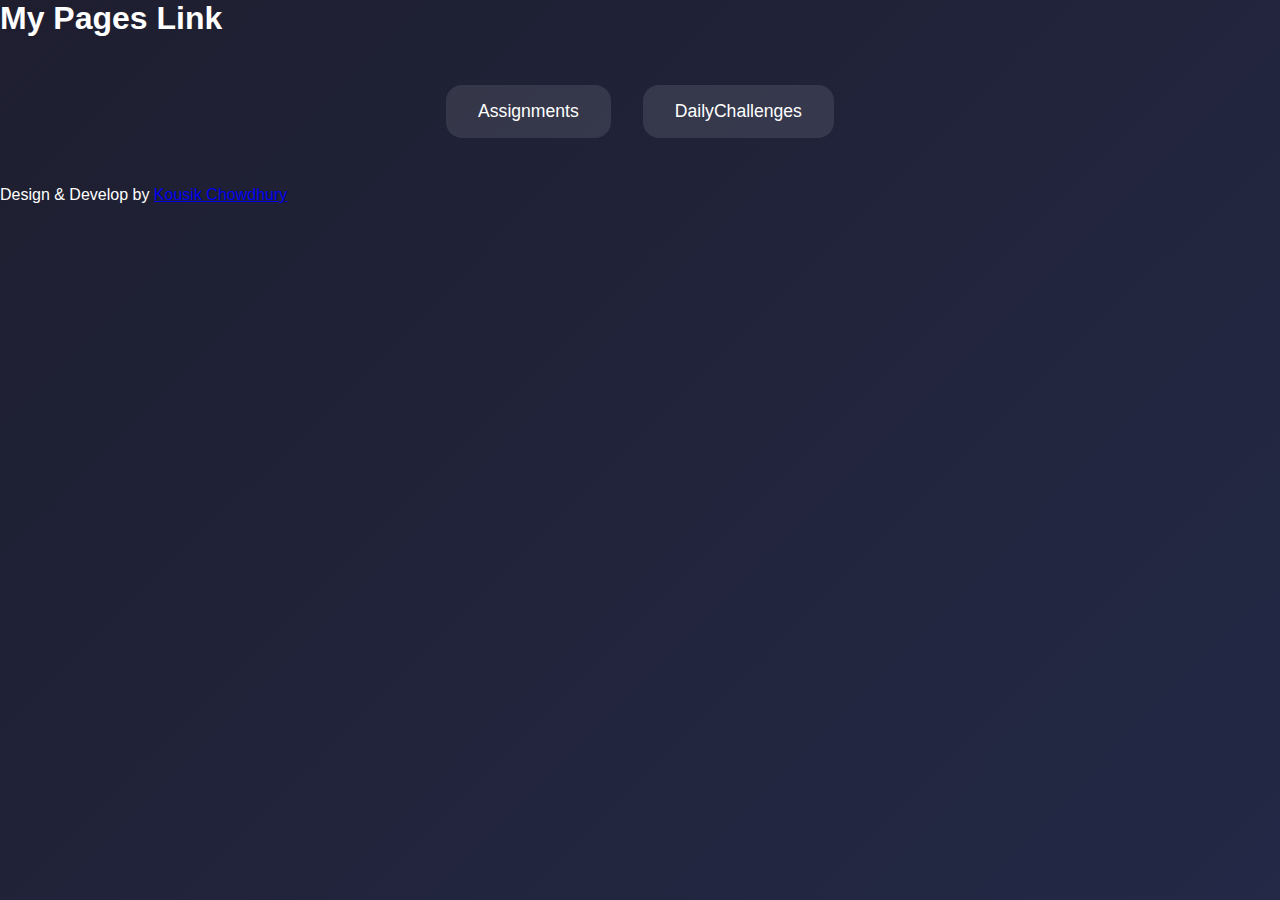
<file: index.html>
<!DOCTYPE html>
<html lang="en">
  <head>
    <meta charset="UTF-8" />
    <meta name="viewport" content="width=device-width, initial-scale=1.0" />
    <title>Kousik-Portfolio</title>
    <link rel="stylesheet" href="./css/style.css" />
  </head>
  <body>
    <main>
      <h1>My Pages Link</h1>
      <div class="links">
        <ul>
          <li><a href="./assignments/" target="_blank">Assignments</a></li>
          <li>
            <a href="./daily-challenges/" target="_blank">DailyChallenges</a>
          </li>
        </ul>
      </div>
    </main>
    <div class="footer">
      <p>
        Design & Develop by
        <a href="https://github.com/koushik-chowdhury" target="_blank"
          >Kousik Chowdhury</a
        >
      </p>
    </div>
  </body>
</html>
</file>
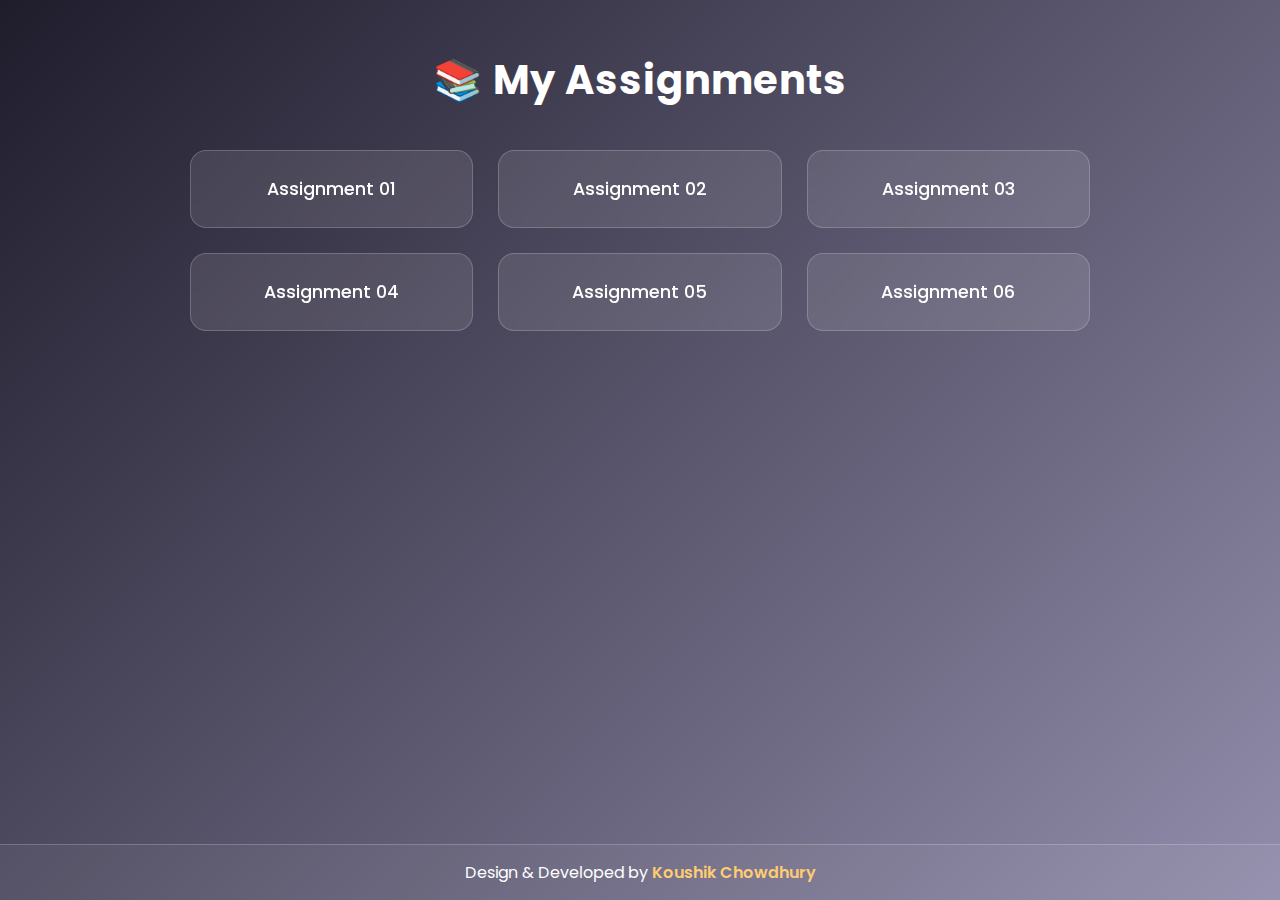
<file: assignments/index.html>
<!DOCTYPE html>
<html lang="en">
  <head>
    <meta charset="UTF-8" />
    <meta name="viewport" content="width=device-width, initial-scale=1.0" />
    <title>My Assignments</title>
    <link
      href="https://fonts.googleapis.com/css2?family=Poppins:wght@400;500;600&display=swap"
      rel="stylesheet"
    />
    <style>
      * {
        margin: 0;
        padding: 0;
        box-sizing: border-box;
        font-family: "Poppins", sans-serif;
      }

      body {
        background: linear-gradient(135deg, #1f1c2c, #928dab);
        color: #fff;
        min-height: 100vh;
        display: flex;
        flex-direction: column;
        justify-content: space-between;
      }

      main {
        text-align: center;
        padding: 50px 20px;
      }

      h1 {
        font-size: 2.5rem;
        margin-bottom: 40px;
        letter-spacing: 1px;
      }

      .links {
        display: grid;
        grid-template-columns: repeat(auto-fit, minmax(220px, 1fr));
        gap: 25px;
        max-width: 900px;
        margin: 0 auto;
      }

      .links a {
        display: block;
        text-decoration: none;
        background: rgba(255, 255, 255, 0.1);
        border: 1px solid rgba(255, 255, 255, 0.2);
        border-radius: 16px;
        padding: 25px;
        color: #fff;
        font-size: 1.1rem;
        font-weight: 500;
        transition: all 0.3s ease;
        backdrop-filter: blur(10px);
      }

      .links a:hover {
        background: rgba(255, 255, 255, 0.25);
        transform: translateY(-5px);
        box-shadow: 0 8px 20px rgba(0, 0, 0, 0.2);
      }

      .footer {
        text-align: center;
        padding: 15px 10px;
        background: rgba(255, 255, 255, 0.05);
        border-top: 1px solid rgba(255, 255, 255, 0.2);
        bottom: 0;
        width: 100%;
        position: absolute;
      }

      .footer a {
        color: #ffcc70;
        text-decoration: none;
        font-weight: 600;
      }

      .footer a:hover {
        text-decoration: underline;
      }

      @media (max-width: 500px) {
        h1 {
          font-size: 2rem;
        }

        .links a {
          font-size: 1rem;
          padding: 20px;
        }
      }
    </style>
  </head>
  <body>
    <main>
      <h1>📚 My Assignments</h1>
      <div class="links">
        <a href="./01/" target="_blank">Assignment 01</a>
        <a href="./02/" target="_blank">Assignment 02</a>
        <a href="./03/" target="_blank">Assignment 03</a>
        <a href="./04/" target="_blank">Assignment 04</a>
        <a href="./05/" target="_blank">Assignment 05</a>
        <a href="./06/" target="_blank">Assignment 06</a>
      </div>
    </main>

    <div class="footer">
      <p>
        Design & Developed by
        <a href="https://github.com/koushik-chowdhury" target="_blank"
          >Koushik Chowdhury</a
        >
      </p>
    </div>
  </body>
</html>
</file>
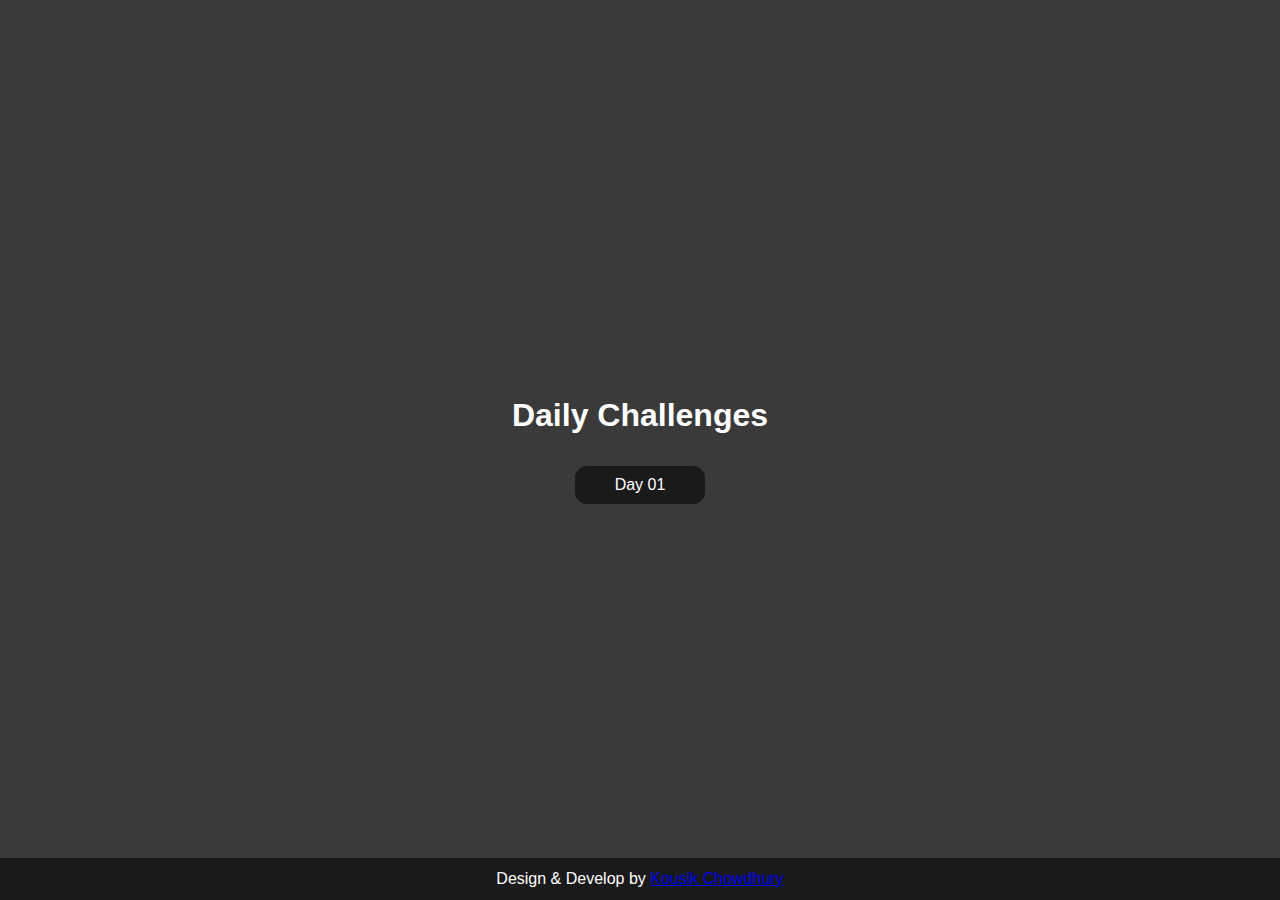
<file: daily-challenges/index.html>
<!DOCTYPE html>
<html lang="en">
  <head>
    <meta charset="UTF-8" />
    <meta name="viewport" content="width=device-width, initial-scale=1.0" />
    <title>Daily Challenges</title>
    <link rel="stylesheet" href="./css/style.css" />
  </head>
  <body>
    <main>
      <h1>Daily Challenges</h1>
      <div class="links">
        <ul>
          <li><a href="./day-01/" target="_blank">Day 01</a></li>
        </ul>
      </div>
    </main>
    <div class="footer">
      <p>
        Design & Develop by
        <a href="https://github.com/koushik-chowdhury" target="_blank"
          >Kousik Chowdhury</a
        >
      </p>
    </div>
  </body>
</html>
</file>
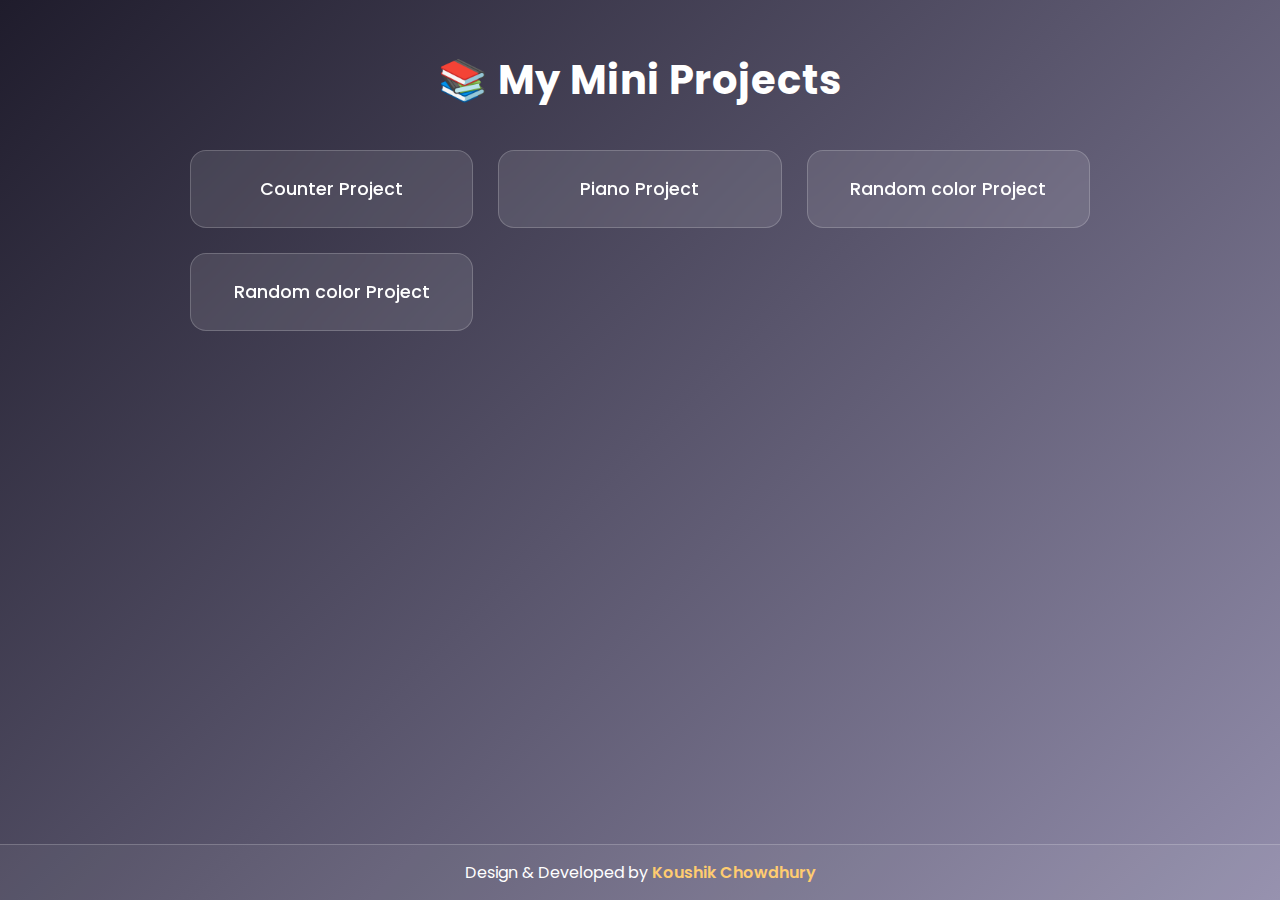
<file: javascript-projects/index.html>
<!DOCTYPE html>
<html lang="en">
  <head>
    <meta charset="UTF-8" />
    <meta name="viewport" content="width=device-width, initial-scale=1.0" />
    <title>My Assignments</title>
    <link
      href="https://fonts.googleapis.com/css2?family=Poppins:wght@400;500;600&display=swap"
      rel="stylesheet"
    />
    <style>
      * {
        margin: 0;
        padding: 0;
        box-sizing: border-box;
        font-family: "Poppins", sans-serif;
      }

      body {
        background: linear-gradient(135deg, #1f1c2c, #928dab);
        color: #fff;
        min-height: 100vh;
        display: flex;
        flex-direction: column;
        justify-content: space-between;
      }

      main {
        text-align: center;
        padding: 50px 20px;
      }

      h1 {
        font-size: 2.5rem;
        margin-bottom: 40px;
        letter-spacing: 1px;
      }

      .links {
        display: grid;
        grid-template-columns: repeat(auto-fit, minmax(220px, 1fr));
        gap: 25px;
        max-width: 900px;
        margin: 0 auto;
      }

      .links a {
        display: block;
        text-decoration: none;
        background: rgba(255, 255, 255, 0.1);
        border: 1px solid rgba(255, 255, 255, 0.2);
        border-radius: 16px;
        padding: 25px;
        color: #fff;
        font-size: 1.1rem;
        font-weight: 500;
        transition: all 0.3s ease;
        backdrop-filter: blur(10px);
      }

      .links a:hover {
        background: rgba(255, 255, 255, 0.25);
        transform: translateY(-5px);
        box-shadow: 0 8px 20px rgba(0, 0, 0, 0.2);
      }

      .footer {
        
        text-align: center;
        padding: 15px 10px;
        background: rgba(255, 255, 255, 0.05);
        border-top: 1px solid rgba(255, 255, 255, 0.2);
        bottom: 0;
        width: 100%;
        position: absolute;
      }

      .footer a {
        color: #ffcc70;
        text-decoration: none;
        font-weight: 600;
      }

      .footer a:hover {
        text-decoration: underline;
      }

      @media (max-width: 500px) {
        h1 {
          font-size: 2rem;
        }

        .links a {
          font-size: 1rem;
          padding: 20px;
        }
      }
    </style>
  </head>
  <body>
    <main>
      <h1>📚 My Mini Projects</h1>
      <div class="links">
        <a href="./counter/" target="_blank">Counter Project</a>
        <a href="./piano/" target="_blank">Piano Project</a>
        <a href="./random-color/" target="_blank">Random color Project</a>
        <a href="./random-element/" target="_blank">Random color Project</a>
     
      </div>
    </main>

    <div class="footer">
      <p>
        Design & Developed by
        <a href="https://github.com/koushik-chowdhury" target="_blank"
          >Koushik Chowdhury</a
        >
      </p>
    </div>
  </body>
</html>
</file>
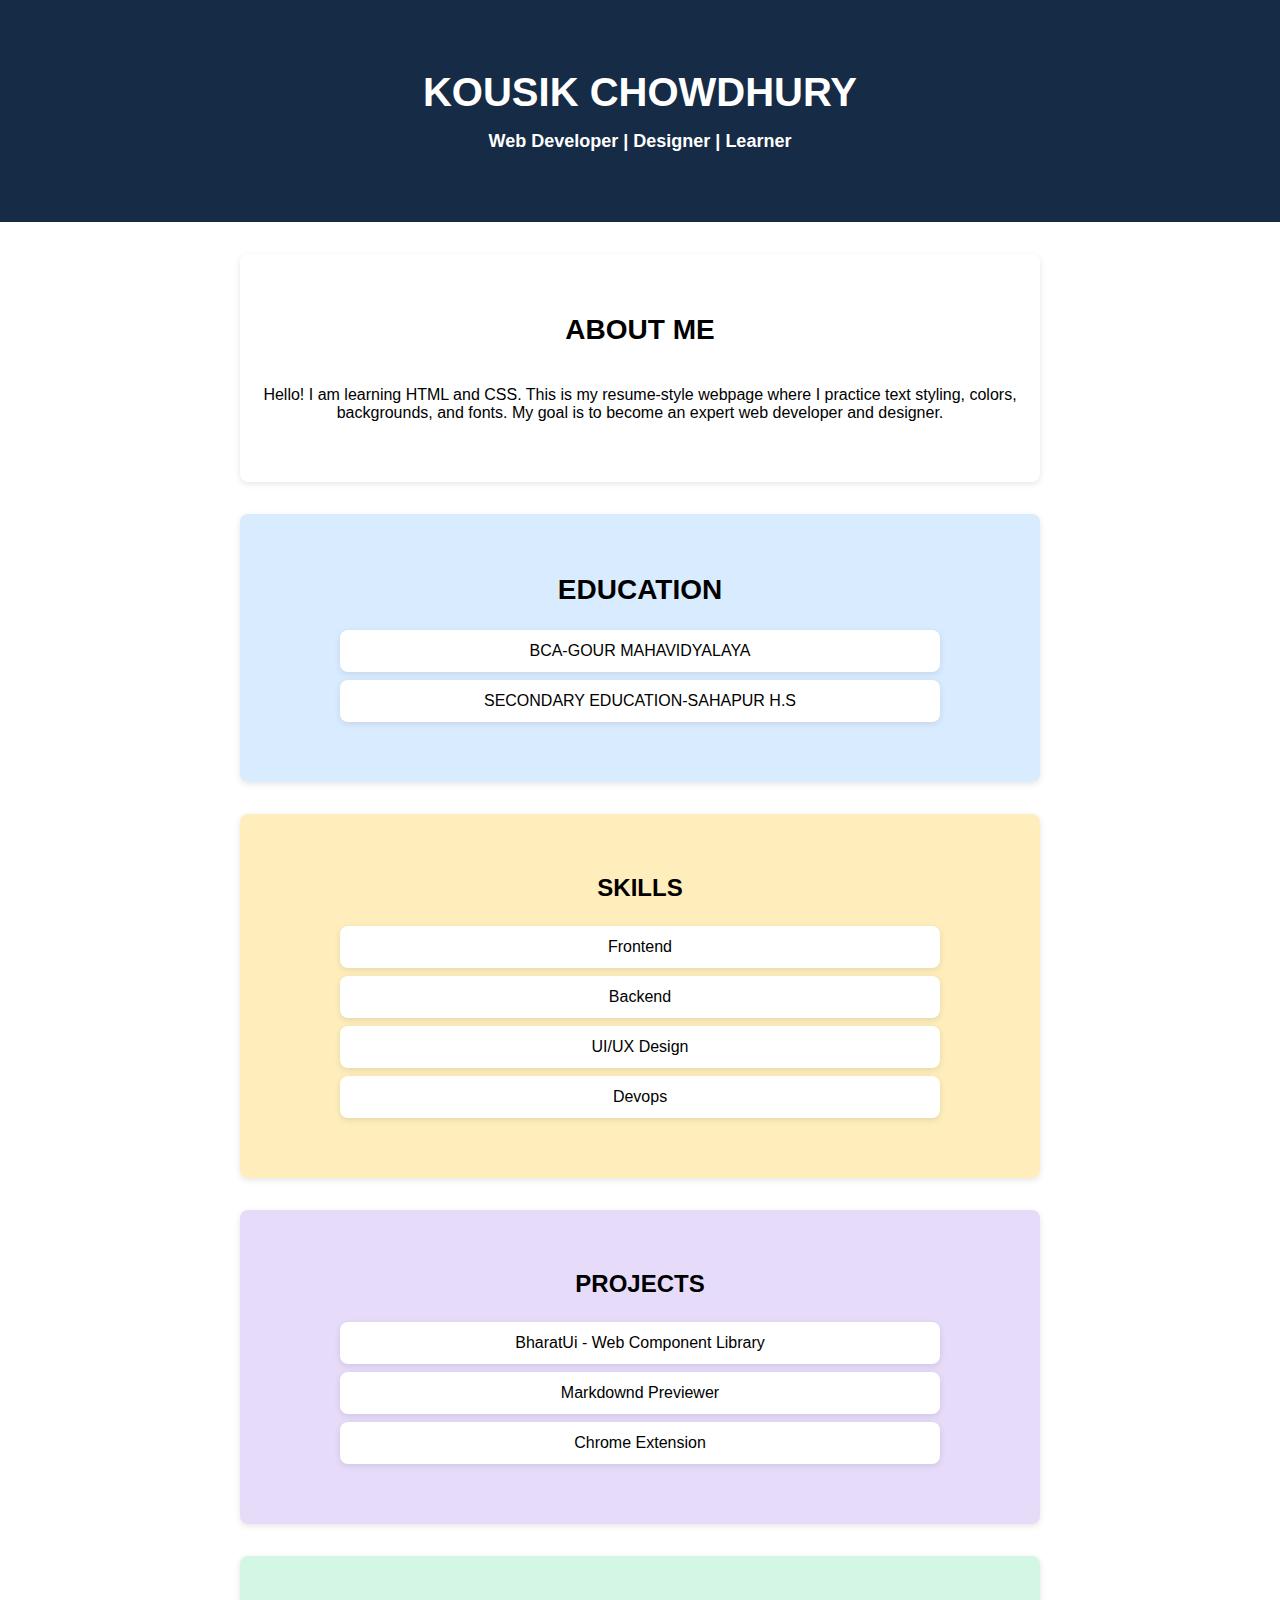
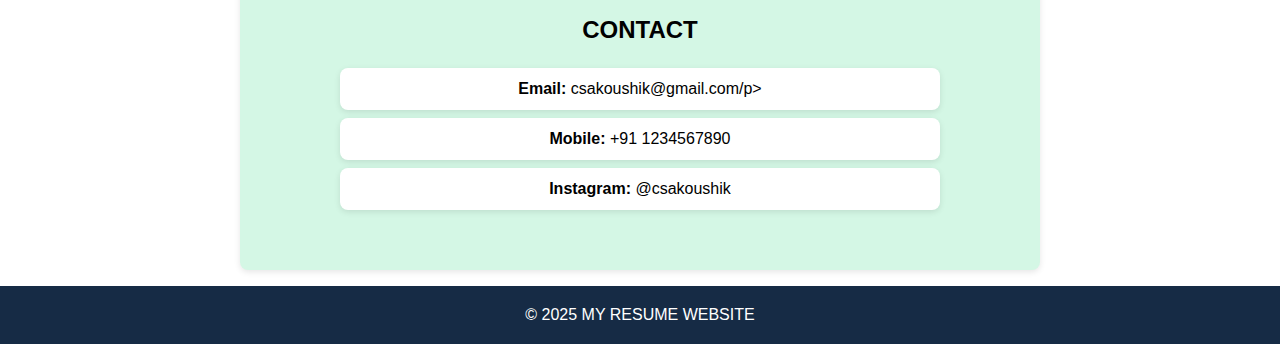
<file: assignments/01/index.html>
<!DOCTYPE html>
<html lang="en">
  <head>
    <meta charset="UTF-8" />
    <meta name="viewport" content="width=device-width, initial-scale=1.0" />
    <title>Kousik Chowdhury - Resume</title>
    <link rel="stylesheet" href="style.css" />
  </head>
  <body>
    <div class="heading">
      <h1 class="h1">KOUSIK CHOWDHURY</h1>
      <p>Web Developer | Designer | Learner</p>
    </div>
    <div class="main">
      <div class="about container">
        <h2 class="h2">ABOUT ME</h2>
        <p>
          Hello! I am learning HTML and CSS. This is my resume-style webpage
          where I practice text styling, colors, backgrounds, and fonts. My goal
          is to become an expert web developer and designer.
        </p>
      </div>
      <div class="education container">
        <h2 class="h2">EDUCATION</h2>
        <div class="section">
          <p>BCA-GOUR MAHAVIDYALAYA</p>
        </div>
        <div class="section">
          <p>SECONDARY EDUCATION-SAHAPUR H.S</p>
        </div>
      </div>
      <div class="skills container">
        <h2>SKILLS</h2>
        <div class="section">
          <p>Frontend</p>
        </div>
        <div class="section">
          <p>Backend</p>
        </div>
        <div class="section">
          <p>UI/UX Design</p>
        </div>
        <div class="section">
          <p>Devops</p>
        </div>
      </div>
      <div class="projects container">
        <h2>PROJECTS</h2>
        <div class="section">
          <p>BharatUi - Web Component Library</p>
        </div>
        <div class="section">
          <p>Markdownd Previewer</p>
        </div>
        <div class="section">
          <p>Chrome Extension</p>
        </div>
      </div>
      <div class="contact container">
        <h2>CONTACT</h2>
        <div class="section">
          <p><b>Email:</b> csakoushik@gmail.com/p></p>
        </div>

        <div class="section">
          <p><b>Mobile:</b> +91 1234567890</p>
        </div>
        <div class="section">
          <p><b>Instagram:</b> @csakoushik</p>
        </div>
      </div>
    </div>
    <div class="footer">
      <p>© 2025 MY RESUME WEBSITE</p>
    </div>
  </body>
</html>
</file>
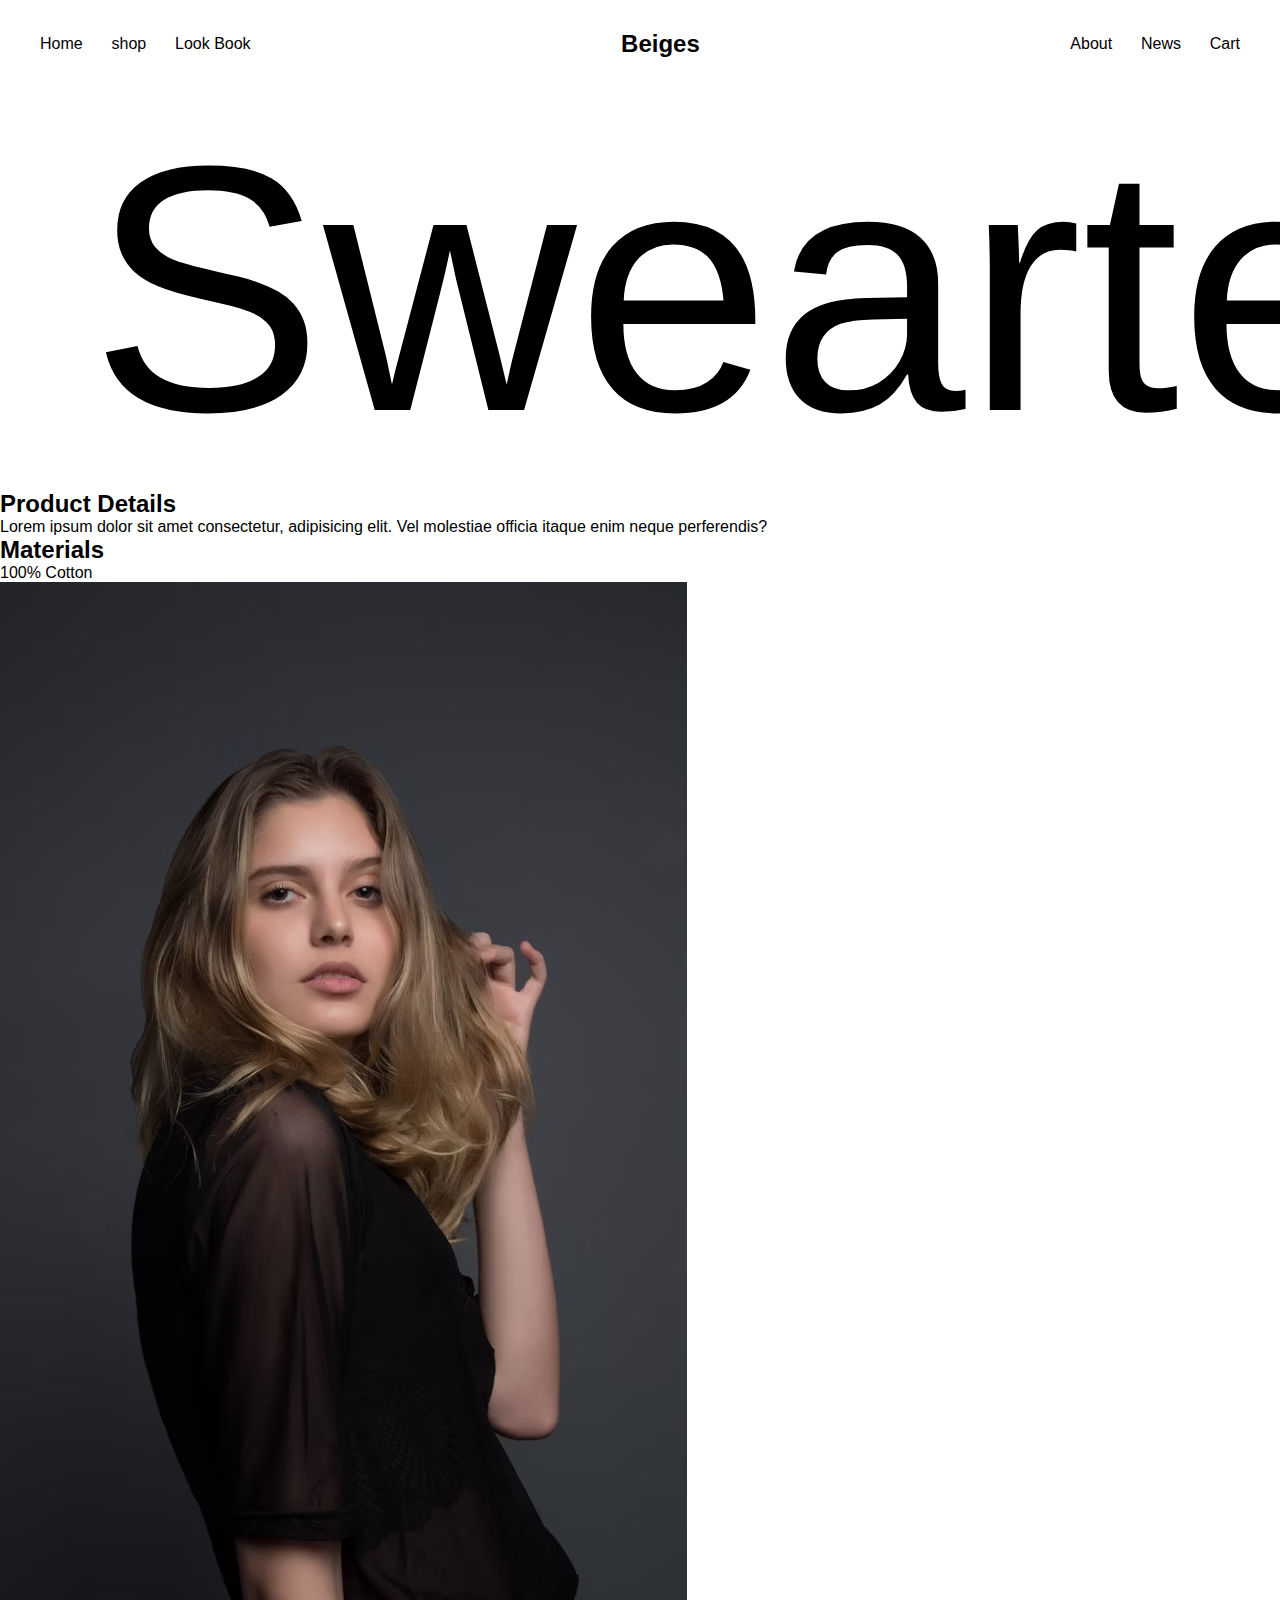
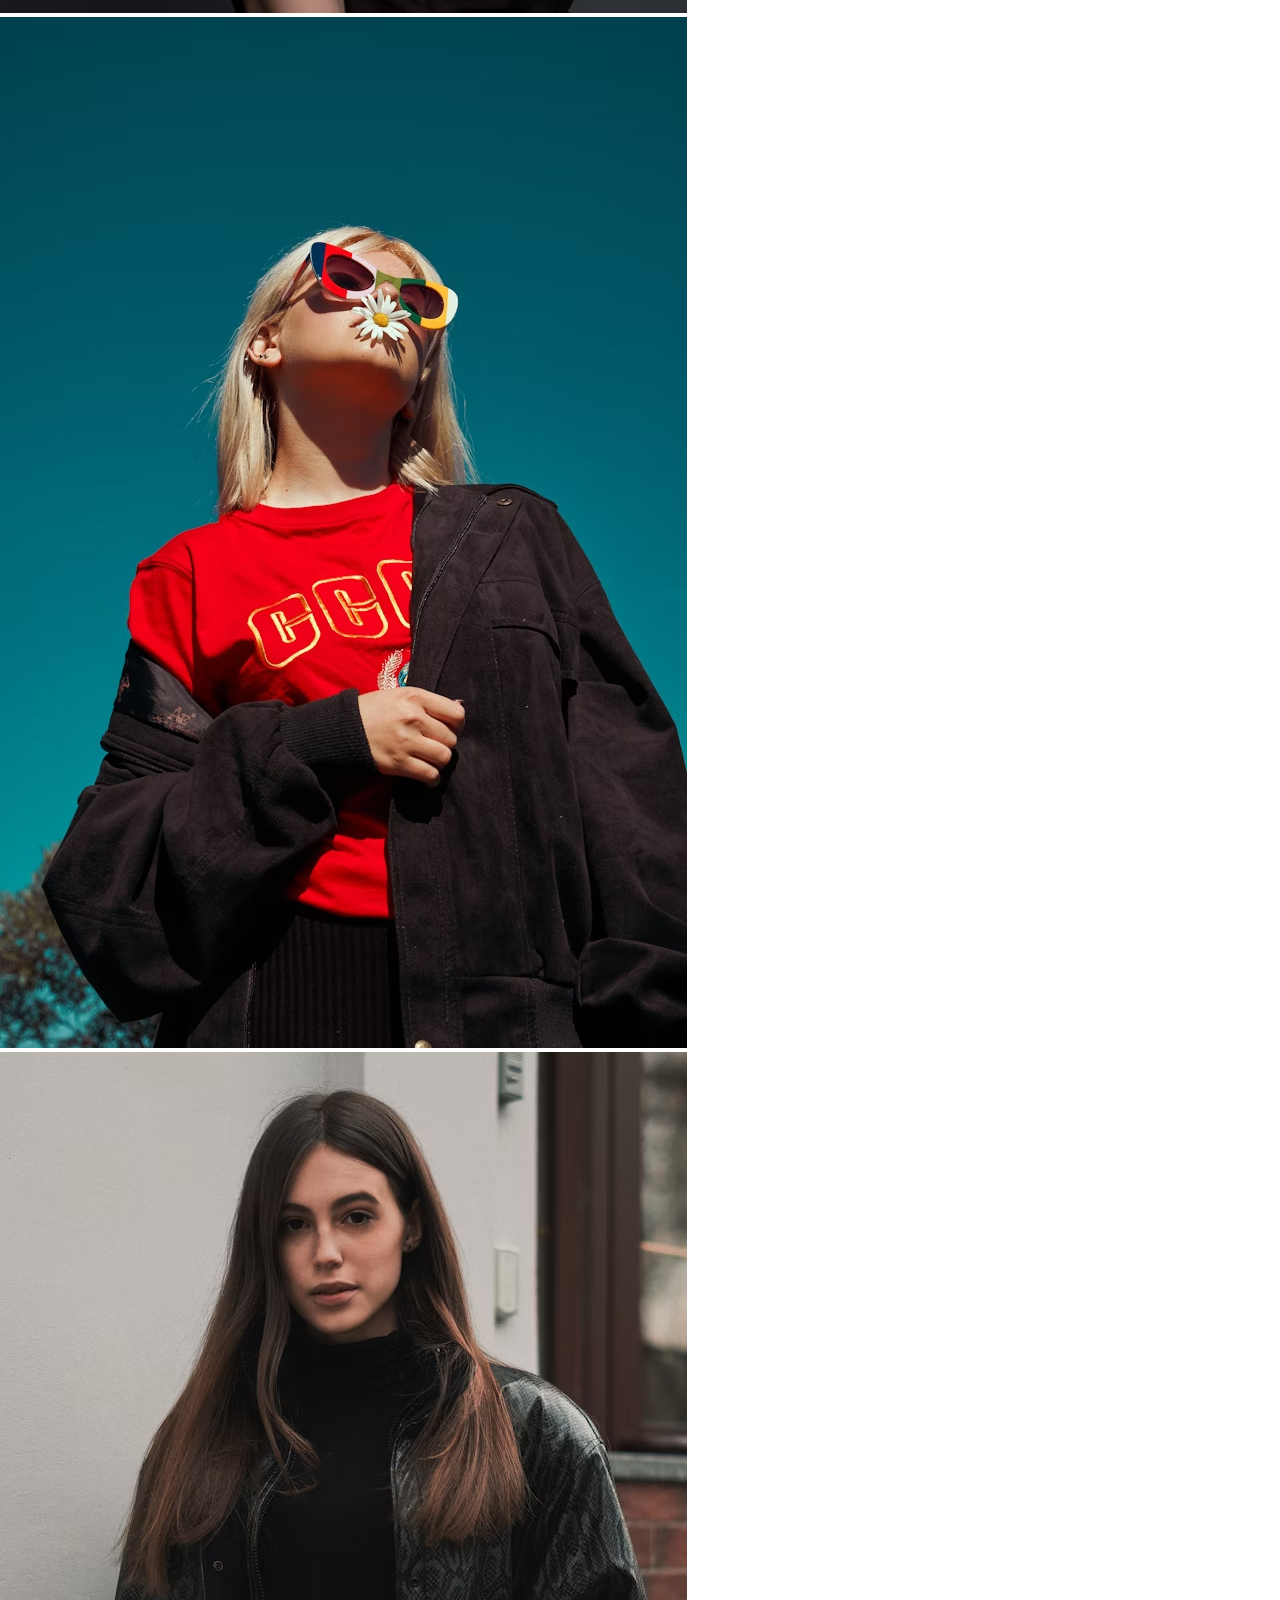
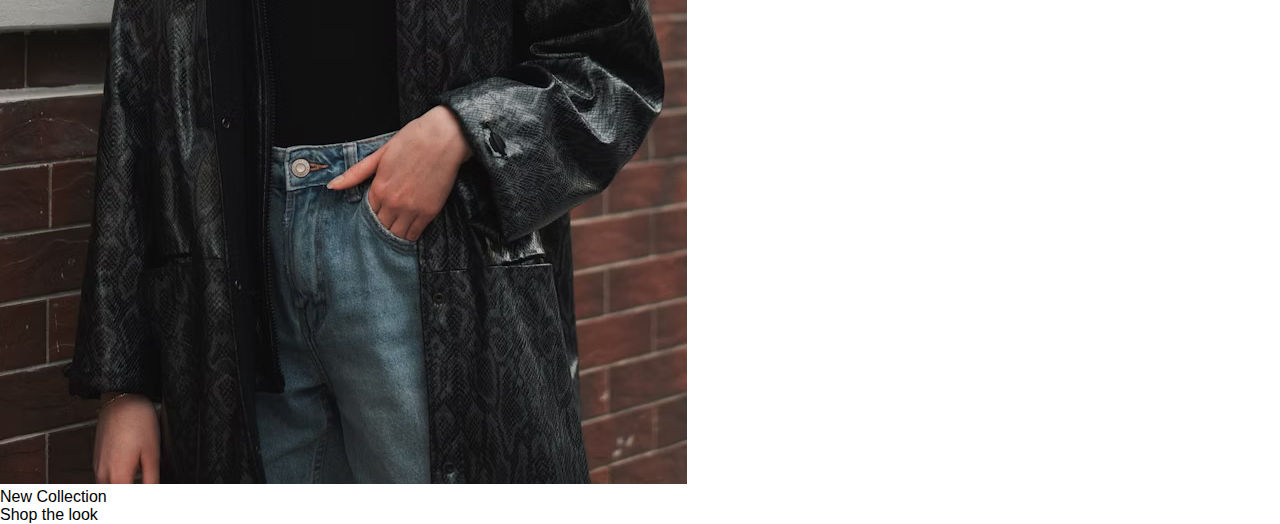
<file: assignments/03/index.html>
<!DOCTYPE html>
<html lang="en">
<head>
    <meta charset="UTF-8">
    <meta name="viewport" content="width=, initial-scale=1.0">
    <title>Landing Page for Swearter</title>
    <link rel="stylesheet" href="style.css">
</head>
<body>
    <main>
        <nav>
            <div class="left-items">
                <ul>
                    <li>Home</li>
                    <li>shop</li>
                    <li>Look Book</li>
                </ul>
            </div>
            <div class="logo">
                <h2>Beiges</h2>
            </div>
            <div class="right-items">
                <ul>
                    <li>About</li>
                    <li>News</li>
                    <li>Cart</li>
                </ul>
            </div>
        </nav>
        <div class="heading">
            <h1>Swearters</h1>
        </div>
        <div class="content">
            <div class="top">
                <h2>Product Details</h2>
            <p>Lorem ipsum dolor sit amet consectetur, adipisicing elit. Vel molestiae officia itaque enim neque perferendis?</p>
            </div>
           <div class="bottom">
             <h2>Materials</h2>
            <p>100% Cotton</p>
           </div>
        </div>
        <div class="product-images">
            <img id="model1" src="./images/model1.png" alt="">
            <img id="model2" src="./images/model2.png" alt="">
            <img id="model3" src="./images/model3.png" alt="">
        </div>
        <div class="footer">
            <p>New Collection</p>
            <p>Shop the look</p>
        </div>
    </main>
</body>
</html>
</file>
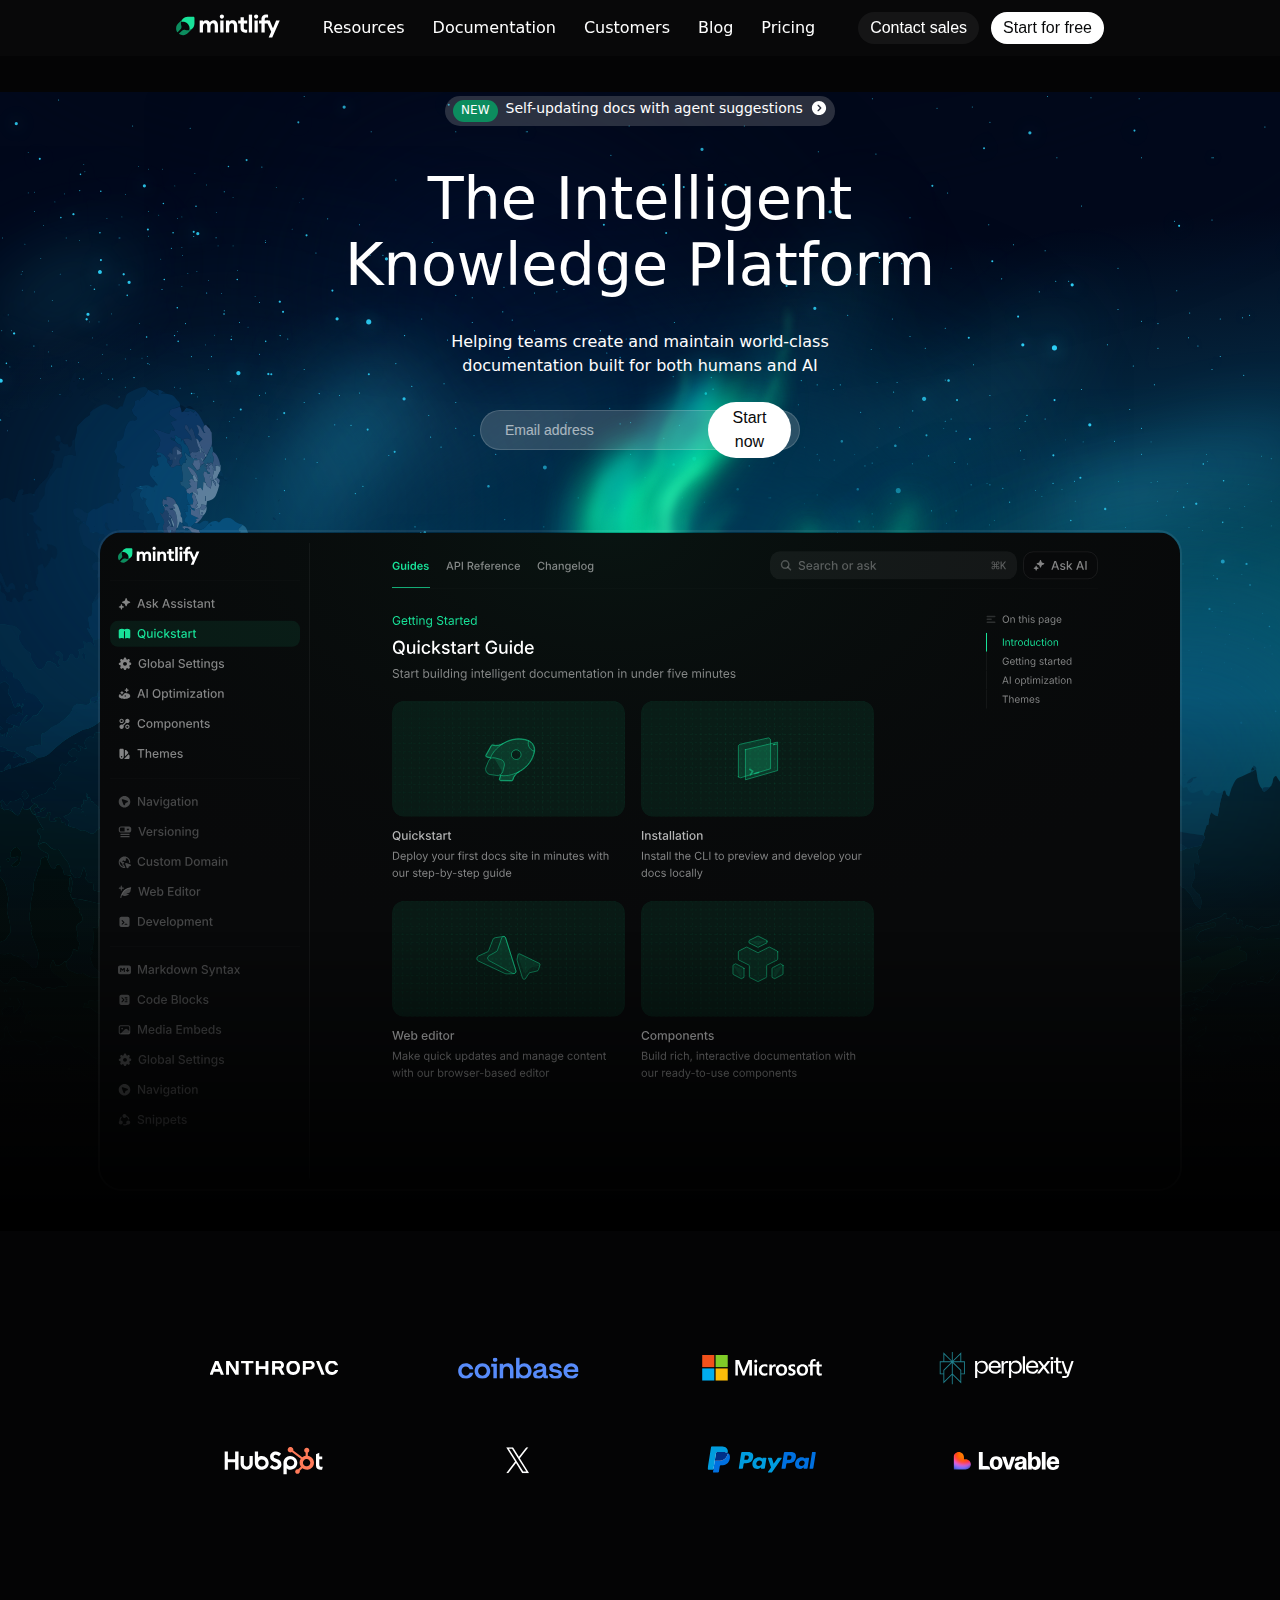
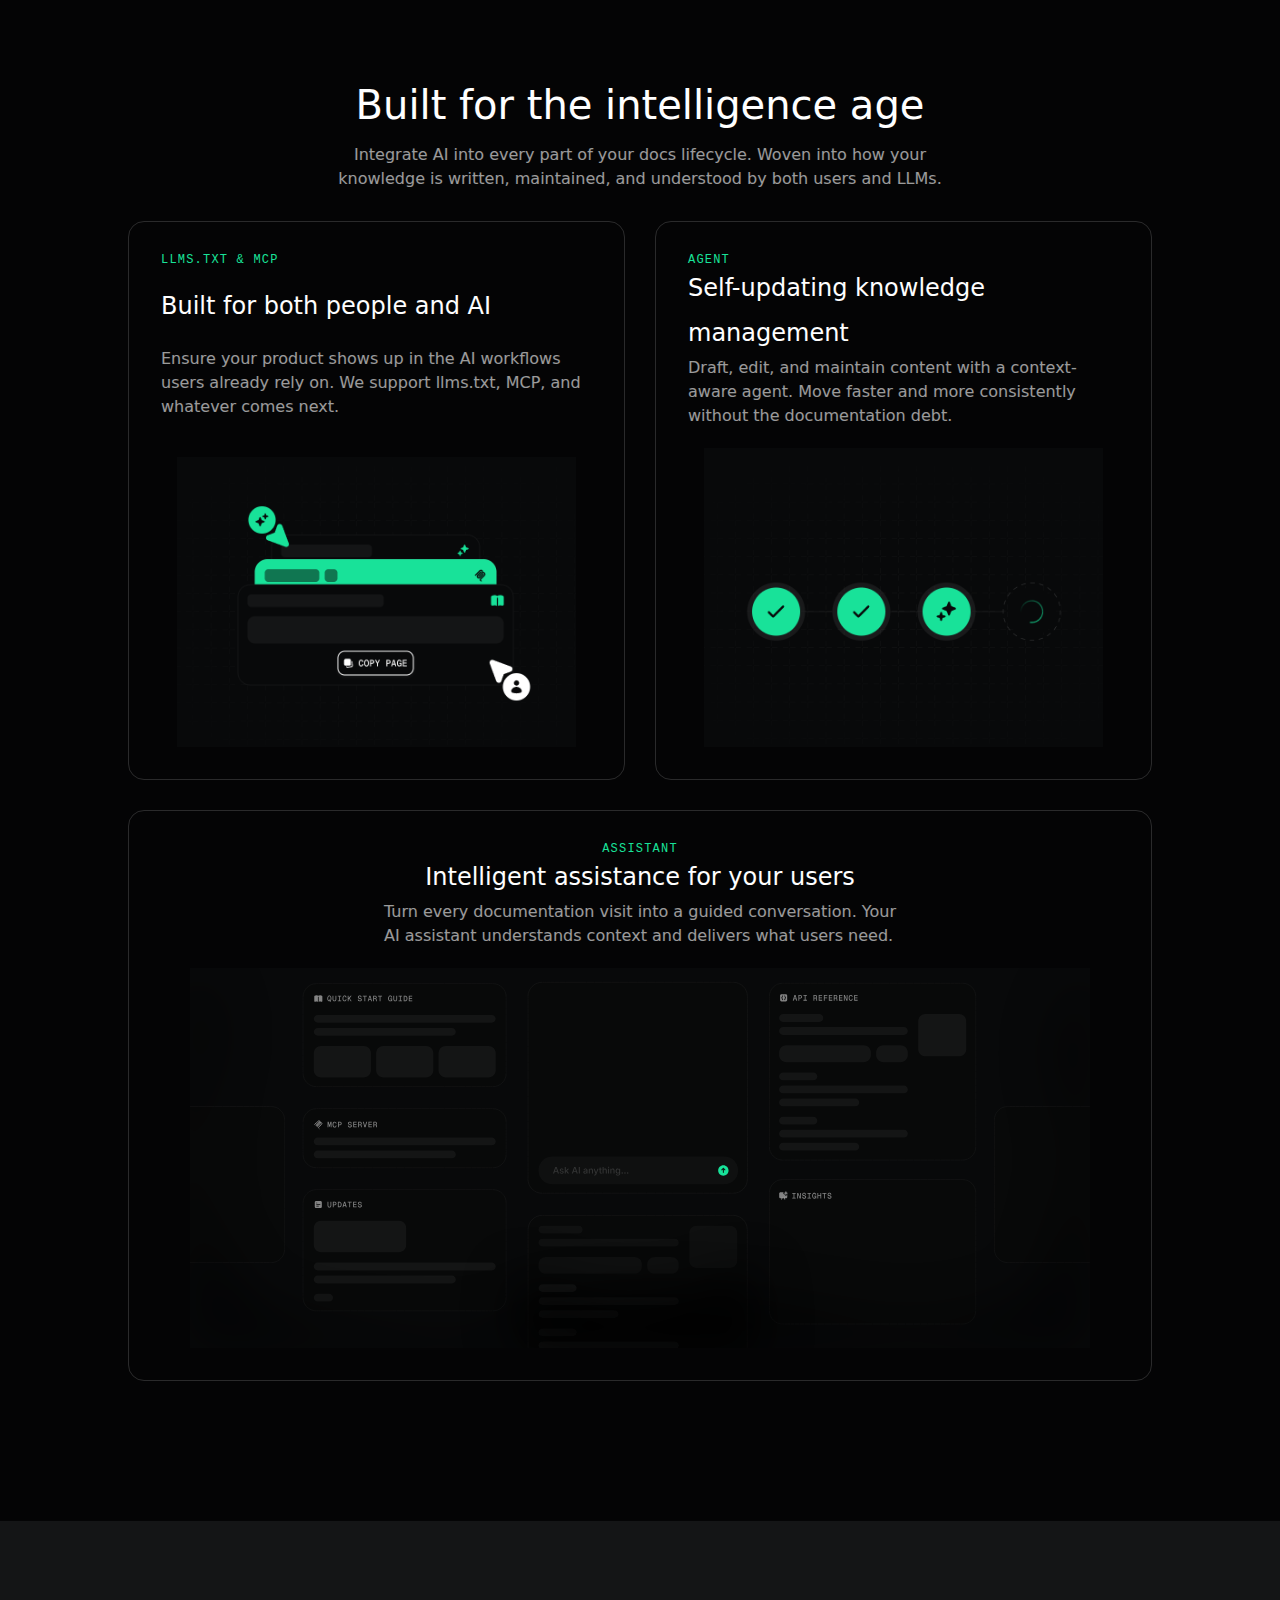
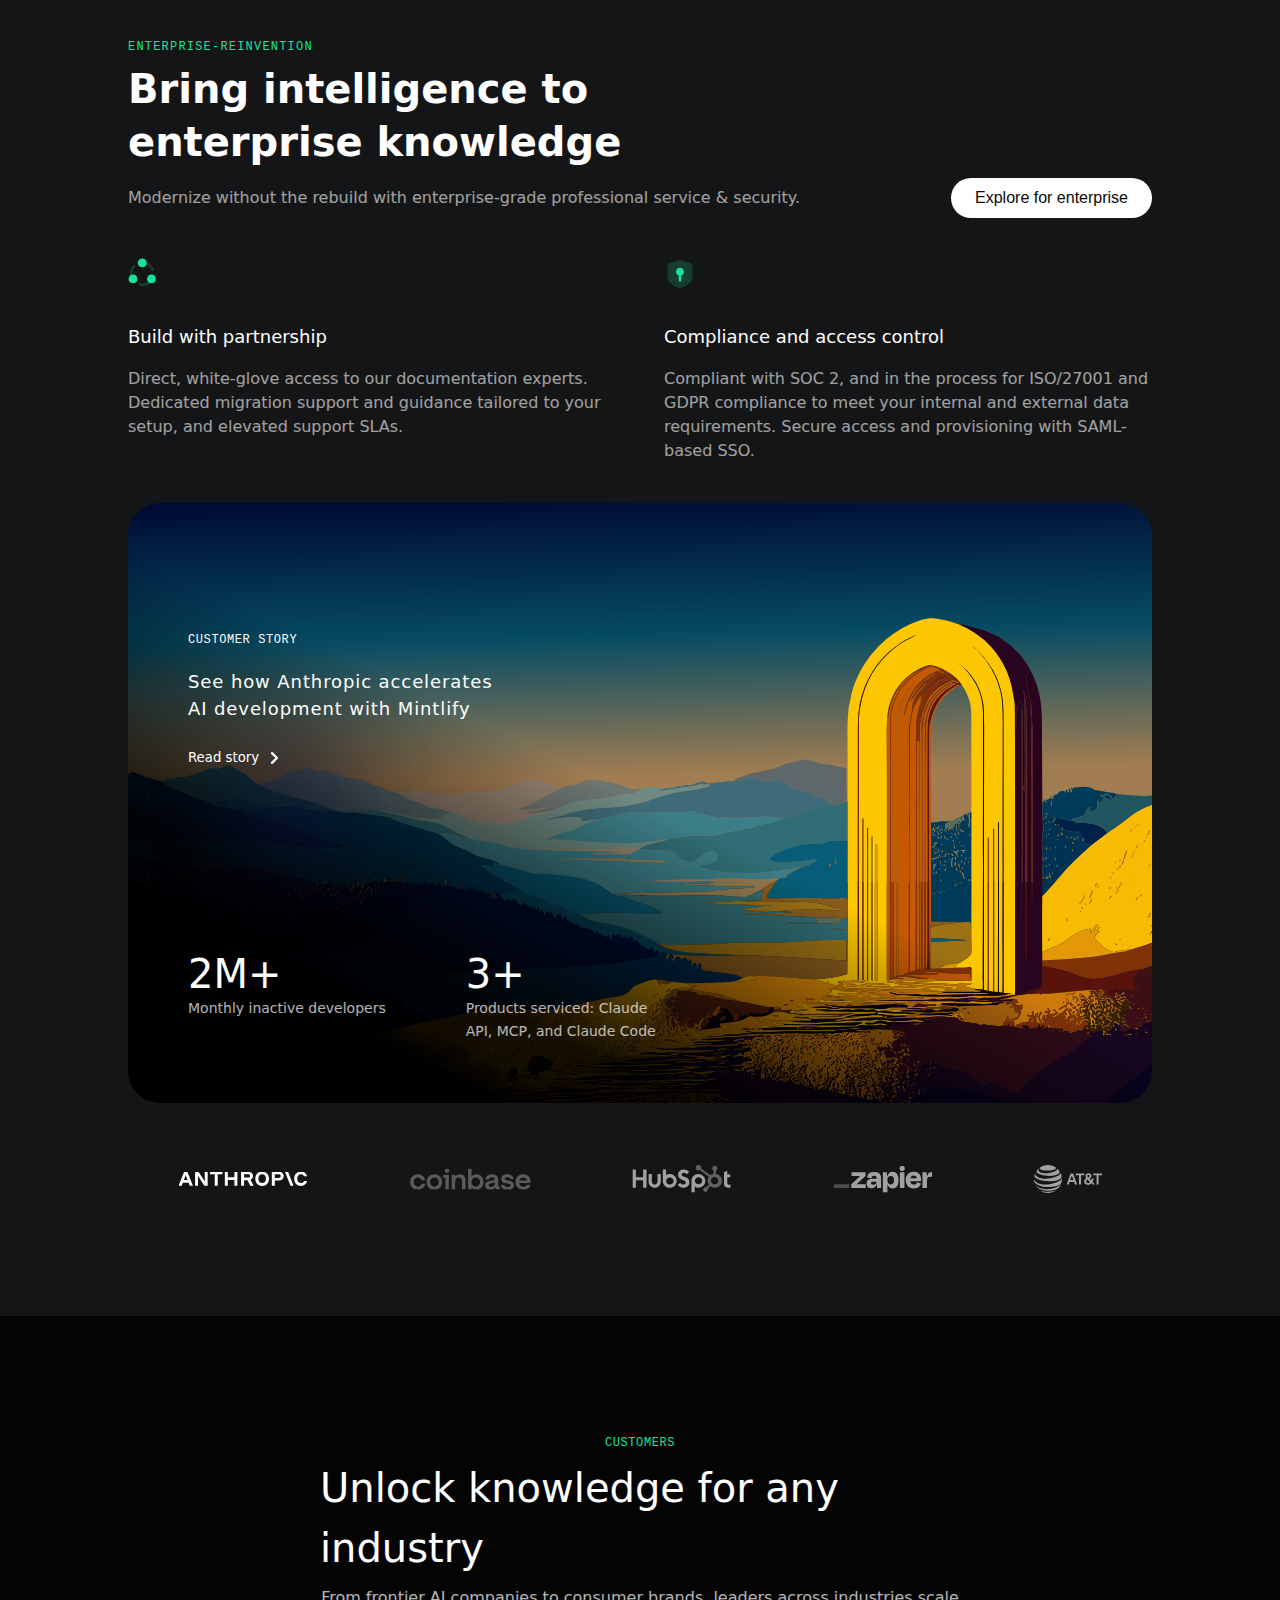
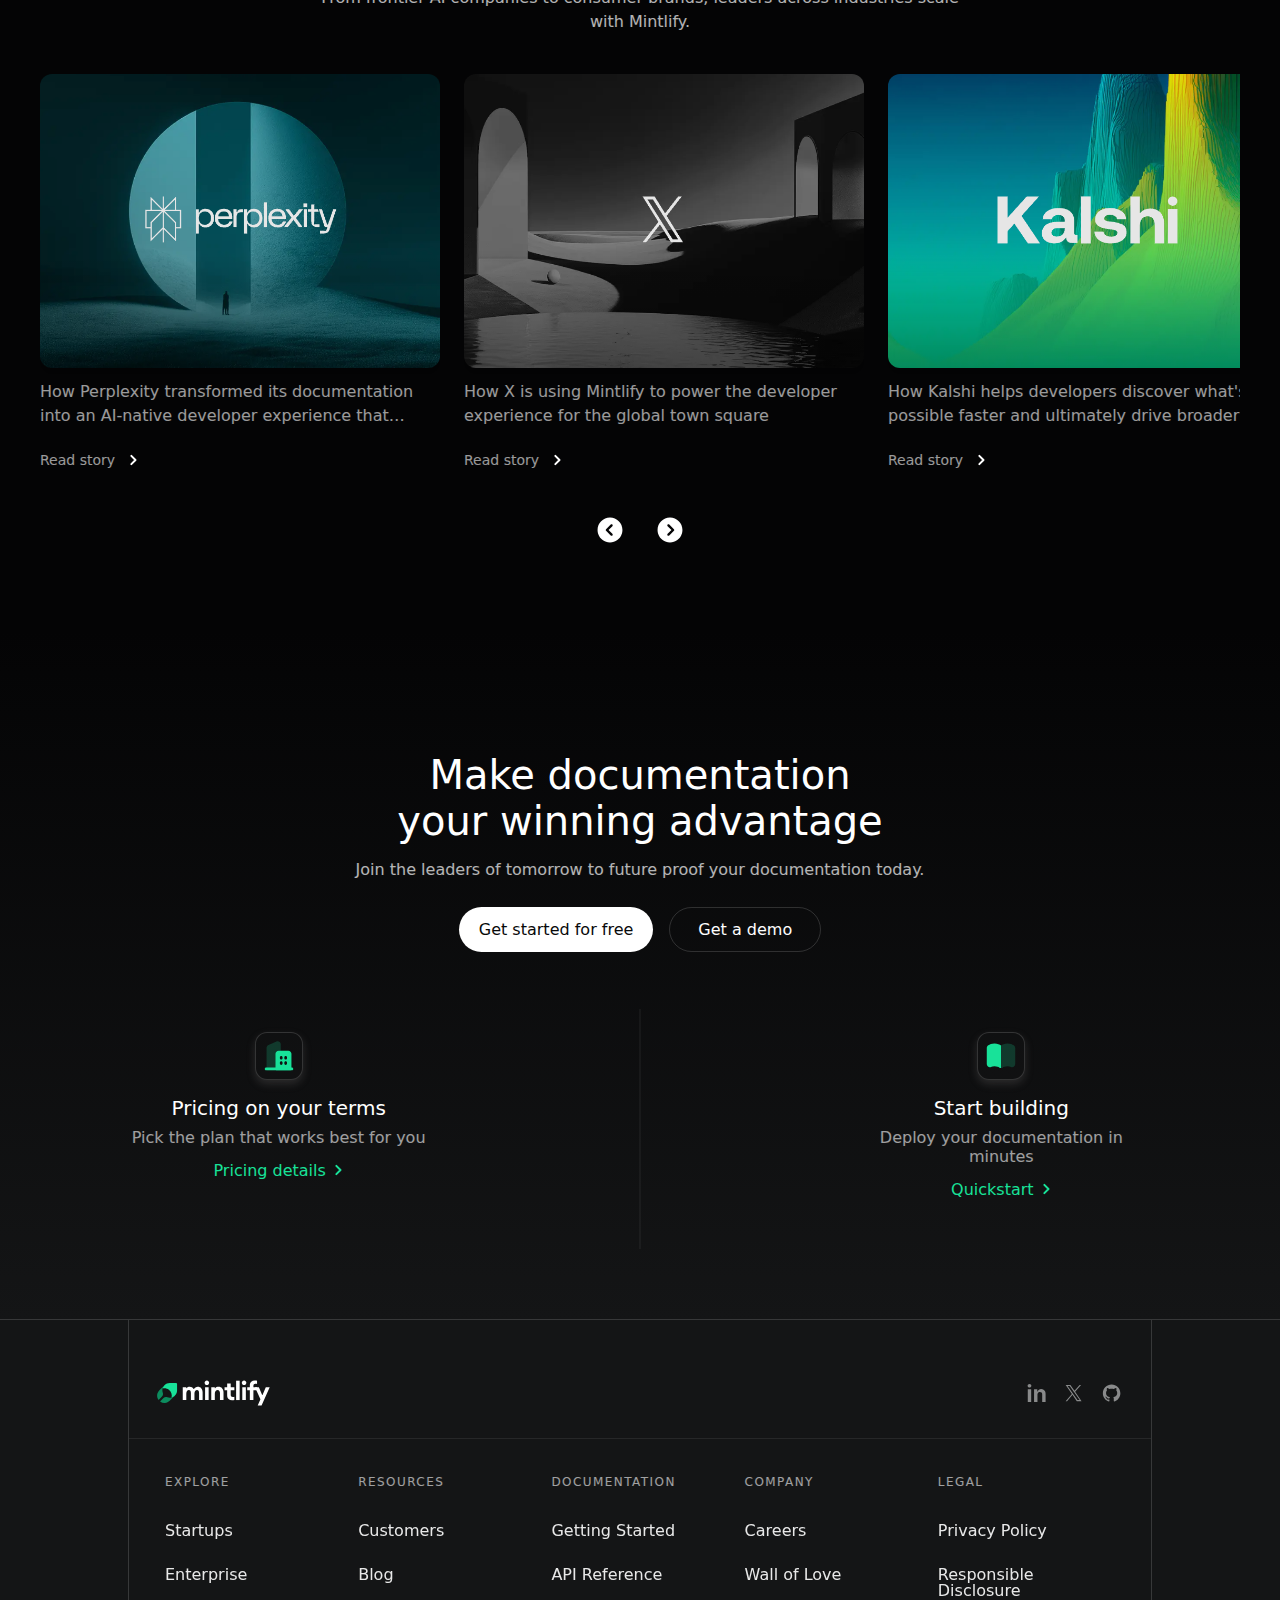
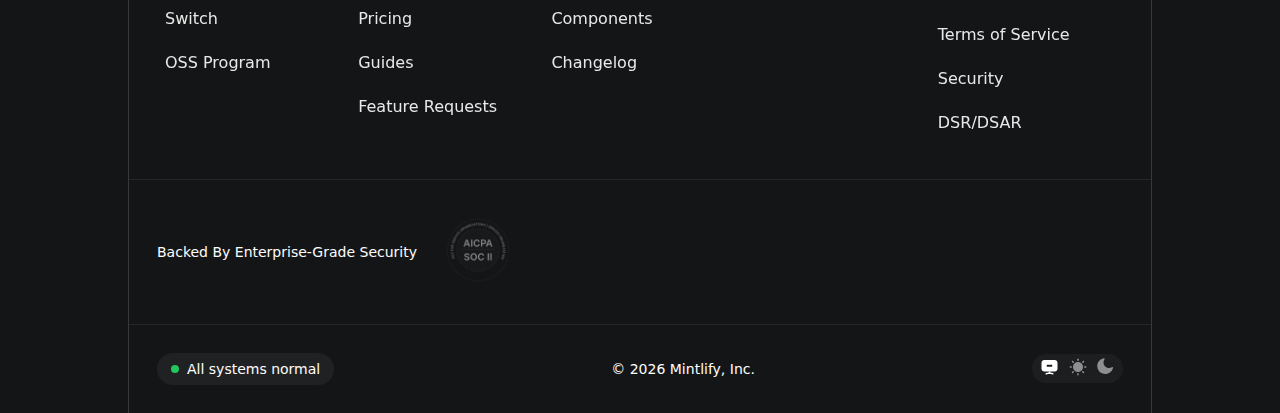
<file: assignments/mintlify-clone/index.html>
<!doctype html>
<html lang="en">
  <head>
    <meta charset="UTF-8" />
    <meta name="viewport" content="width=device-width, initial-scale=1.0" />
    <link rel="shortcut icon" href="resources/assets/mintlify-icon.svg" type="image/x-icon" />
    <title>Mintlify - The Intelligent Documentation Platform</title>

    <link rel="stylesheet" href="style.css" />
  </head>
  <body>
    <section class="landing">
      <!-- NAVBAR  -->
      <nav class="nav">
        <div class="nav_logo">
          <a href="#" class="logo">
            <img src="resources/assets/mintlify-wordmark.svg" alt="Mintlify Logo" />
          </a>
        </div>
        <div class="nav-menu">
          <ul class="nav-links">
            <li class="dropdown">
              <a href="#">Resources</a>
              <!-- dropdown menu  -->
              <div class="dropdown-menu">
                <div class="dropdown-col">
                  <h4>Explore</h4>
                  <div class="dropdown-menu-options">
                    <a href="#">
                      <h4>
                        <span><img src="resources/icons/svgexport-2.svg" alt="" /></span>Startups
                      </h4>
                      <p>Built for fast-moving teams</p>
                    </a>
                  </div>
                  <div class="dropdown-menu-options">
                    <a href="#">
                      <h4>
                        <span><img src="resources/icons/svgexport-3.svg" alt="" /></span>Enterprise
                      </h4>
                      <p>Scalable for large organizations</p>
                    </a>
                  </div>
                  <div class="dropdown-menu-options">
                    <a href="#">
                      <h4>
                        <span><img src="resources/icons/svgexport-4.svg" alt="" /></span>Switch
                      </h4>
                      <p>Seamless migration tools</p>
                    </a>
                  </div>
                </div>
                <div class="dropdown-col">
                  <h4>Company</h4>
                  <div class="dropdown-menu-options">
                    <a href="#">
                      <h4>
                        <span><img src="resources/icons/svgexport-5.svg" alt="" /></span>Careers
                      </h4>
                      <p>Join our growing team</p>
                    </a>
                  </div>
                  <div class="dropdown-menu-options">
                    <a href="#">
                      <h4>
                        <span><img src="resources/icons/svgexport-6.svg" alt="" /></span>Wall of love
                      </h4>
                      <p>Customer testimonials</p>
                    </a>
                  </div>
                  <div class="dropdown-menu-options">
                    <a href="#">
                      <h4>
                        <span><img src="resources/icons/svgexport-7.svg" alt="" /></span>Guides
                      </h4>
                      <p>Guide to technical writing</p>
                    </a>
                  </div>
                </div>
              </div>
            </li>
            <li class="dropdown">
              <a href="#">Documentation</a>
              <div class="dropdown-menu">
                <div class="dropdown-col">
                  <h4>Guides</h4>
                  <div class="dropdown-menu-options">
                    <a href="#">
                      <h4>
                        <span><img src="resources/icons/svgexport-8.svg" alt="" /></span>Getting started
                      </h4>
                      <p>Deploy in minutes</p>
                    </a>
                  </div>
                  <div class="dropdown-menu-options">
                    <a href="#">
                      <h4>
                        <span><img src="resources/icons/svgexport-9.svg" alt="" /></span>Components
                      </h4>
                      <p>Customizable component library</p>
                    </a>
                  </div>
                </div>
                <div class="dropdown-col">
                  <h4>Devlopers</h4>
                  <div class="dropdown-menu-options">
                    <a href="#">
                      <h4>
                        <span><img src="resources/icons/svgexport-10.svg" alt="" /></span>API Reference
                      </h4>
                      <p>Build integrations and custom workflows</p>
                    </a>
                  </div>
                  <div class="dropdown-menu-options">
                    <a href="#">
                      <h4>
                        <span><img src="resources/icons/svgexport-11.svg" alt="" /></span>Changelog
                      </h4>
                      <p>Learn what's new</p>
                    </a>
                  </div>
                </div>
              </div>
            </li>
            <li><a href="#">Customers</a></li>
            <li><a href="#">Blog</a></li>
            <li><a href="#">Pricing</a></li>
          </ul>
        </div>
        <div class="nav-actions">
          <button class="btn ghost">Contact sales</button>
          <button class="btn primary">Start for free</button>
        </div>
      </nav>

      <!-- HERO SECTION  -->
      <main>
        <section class="hero">
          <div class="hero-content">
            <h5 class="badge">
              <span class="badge pill">NEW</span> Self-updating docs with agent suggestions
              <span><img src="resources/icons/svgexport-62.svg" alt="arrow right" /></span>
            </h5>
            <h1>The Intelligent<br />Knowledge Platform</h1>
            <p>Helping teams create and maintain world-class <br />documentation built for both humans and AI</p>
            <div class="hero-input">
              <input type="email" placeholder="Email address" />
              <button>Start now</button>
            </div>
            <div class="hero-media">
              <img src="resources/landing_images/hero-image-dark.svg" alt="Hero Image" />
            </div>
          </div>
        </section>
      </main>
    </section>

    <section class="brands">
      <div class="brand-container">
        <div class="brand-logos">
          <img src="resources/brand_logo/Anthropic.svg" alt="Anthropic" />
          <img src="resources/brand_logo/svgexport-16.svg" alt="Coinbase" />
          <img src="resources/brand_logo/svgexport-17.svg" alt="Microsoft" />
          <img src="resources/brand_logo/svgexport-18.svg" alt="Perplexity" />
          <img src="resources/brand_logo/svgexport-19.svg" alt="HubSpot" />
          <img src="resources/brand_logo/svgexport-20.svg" alt="X" />
          <img src="resources/brand_logo/svgexport-21.svg" alt="PayPal" />
          <img src="resources/brand_logo/svgexport-22.svg" alt="Lovable" />
        </div>
      </div>
    </section>

    <!-- Features -->
    <section class="feature">
      <div class="feature-container">
        <div class="feature-header">
          <header>
            <h2>Built for the intelligence age</h2>
          </header>
          <p>
            Integrate AI into every part of your docs lifecycle. Woven into how your <br />
            knowledge is written, maintained, and understood by both users and LLMs.
          </p>
        </div>

        <!-- cards -->
        <div class="feature1">
          <h6>LLMs.txt & MCP</h6>
          <h3>Built for both people and AI</h3>
          <p>
            Ensure your product shows up in the AI workflows users already rely on. We support llms.txt, MCP, and
            whatever comes next.
          </p>
          <img src="resources/landing_images/llms.png" alt="LLMs" />
        </div>
        <div class="feature2">
          <h6>agent</h6>
          <h3>Self-updating knowledge management</h3>
          <p>
            Draft, edit, and maintain content with a context-aware agent. Move faster and more consistently without the
            documentation debt.
          </p>
          <img src="resources/landing_images/agent.png" alt="LLMs" />
        </div>
        <div class="feature3">
          <h6>Assistant</h6>
          <h3>Intelligent assistance for your users</h3>
          <p>
            Turn every documentation visit into a guided conversation. Your
            <br />
            AI assistant understands context and delivers what users need.
          </p>
          <img src="resources/landing_images/svgexport-38.svg" alt="LLMs" />
        </div>
      </div>
    </section>

    <!-- Enterprise  -->
    <section class="enterprise">
      <div class="enterprise-container">
        <div class="enterprise-header">
          <h6>Enterprise-reinvention</h6>
          <h2>
            Bring intelligence to <br />
            enterprise knowledge
          </h2>
          <div class="enterprise-cta">
            <p>Modernize without the rebuild with enterprise-grade professional service & security.</p>
            <button>Explore for enterprise</button>
          </div>
        </div>

        <!-- /* Features */ -->
        <div class="enterprise-features">
          <div class="enterprise-feat1">
            <img src="resources/icons/svgexport-39.min.svg" alt="LLMs" />
            <h4>Build with partnership</h4>
            <p>
              Direct, white-glove access to our documentation experts. Dedicated migration support and guidance tailored
              to your setup, and elevated support SLAs.
            </p>
          </div>
          <div class="enterprise-feat2">
            <img src="resources/icons/svgexport-40.min.svg" alt="LLMs" />
            <h4>Compliance and access control</h4>
            <p>
              Compliant with SOC 2, and in the process for ISO/27001 and GDPR compliance to meet your internal and
              external data requirements. Secure access and provisioning with SAML-based SSO.
            </p>
          </div>
        </div>

        <!-- /* Story  */ -->
        <div class="enterprise-story">
          <div class="story-text">
            <h6>Customer story</h6>
            <h3>
              See how Anthropic accelerates <br />
              AI development with Mintlify
            </h3>
            <h5>
              Read story
              <span><img src="resources/icons/svgexport-41.svg" alt="arrow" /></span>
            </h5>
          </div>
          <div class="stats">
            <div class="stat1">
              <h2>2M+</h2>
              <p>Monthly inactive developers</p>
            </div>
            <div class="stat3">
              <h2>3+</h2>
              <p>Products serviced: Claude <br />API, MCP, and Claude Code</p>
            </div>
          </div>
        </div>

        <!-- /* Brands  */ -->
        <div class="enterprise-brands">
          <img src="resources/brand_logo/svgexport-42.svg" alt="Anthropic" />
          <img src="resources/brand_logo/svgexport-43.svg" alt="Coinbase" class="inactive" />
          <img src="resources/brand_logo/svgexport-44.svg" alt="Hubspot" class="inactive" />
          <img src="resources/brand_logo/svgexport-45.svg" alt="Zapier" class="inactive" />
          <img src="resources/brand_logo/svgexport-46.svg" alt="AT&T" class="inactive" />
        </div>
      </div>
    </section>

    <!-- Customer Story  -->
    <article class="consumer-story">
      <div class="cs-container">
        <header>
          <h6>Customers</h6>
          <h2>Unlock knowledge for any industry</h2>
          <p>From frontier AI companies to consumer brands, leaders across industries scale with Mintlify.</p>
        </header>
      </div>

      <!-- /* --------- Carousel ------------- */ -->
      <div class="cs-carousel">
        <div class="cs-carousel-container">
          <div class="carousel-card">
            <img
              class="brand"
              src="resources/landing_images/Screenshot 2026-02-07 at 1.35.27 AM.png"
              alt="Perplexity"
            />
            <div class="carousel-card-text">
              <p>
                How Perplexity transformed its documentation into an AI-native developer experience that matches the
                pace of its product development..
              </p>
            </div>
            <div class="carousel-card-text">
              <span
                >Read story<span><img class="arrow" src="resources/icons/svgexport-41.svg" alt="arrow" /></span
              ></span>
            </div>
          </div>
          <div class="carousel-card">
            <img class="brand" src="resources/landing_images/Screenshot 2026-02-07 at 1.35.51 AM.png" alt="X" />
            <div class="carousel-card-text">
              <p>How X is using Mintlify to power the developer experience for the global town square</p>
            </div>
            <div class="carousel-card-text">
              <span
                >Read story<span><img class="arrow" src="resources/icons/svgexport-41.svg" alt="arrow" /></span
              ></span>
            </div>
          </div>
          <div class="carousel-card">
            <img class="brand" src="resources/landing_images/Screenshot 2026-02-07 at 1.36.06 AM.png" alt="Kalshi" />
            <div class="carousel-card-text">
              <p>
                How Kalshi helps developers discover what's possible faster and ultimately drive broader adoption of its
                prediction markets.
              </p>
            </div>
            <div class="carousel-card-text">
              <span
                >Read story<span><img class="arrow" src="resources/icons/svgexport-41.svg" alt="arrow" /></span
              ></span>
            </div>
          </div>
          <div class="carousel-card">
            <img class="brand" src="resources/landing_images/Screenshot 2026-02-07 at 1.36.10 AM.png" alt="Cognition" />
            <div class="carousel-card-text">
              <p>How Cognition scaled their documentation to mirror their product ethos</p>
            </div>
            <div class="carousel-card-text">
              <span
                >Read story<span><img class="arrow" src="resources/icons/svgexport-41.svg" alt="arrow" /></span
              ></span>
            </div>
          </div>
          <div class="carousel-card">
            <img
              class="brand"
              src="resources/landing_images/Screenshot 2026-02-07 at 1.36.16 AM.png"
              alt="together.ai"
            />
            <div class="carousel-card-text">
              <p>How Together AI scaled their documentation into a developer experience that mirrors their own ethos</p>
            </div>
            <div class="carousel-card-text">
              <span
                >Read story<span><img class="arrow" src="resources/icons/svgexport-41.svg" alt="arrow" /></span
              ></span>
            </div>
          </div>
          <div class="carousel-card">
            <img class="brand" src="resources/landing_images/Screenshot 2026-02-07 at 1.36.31 AM.png" alt="Laravel" />
            <div class="carousel-card-text">
              <p>How Laravel scaled world-class documentation across 10+ products</p>
            </div>
            <div class="carousel-card-text">
              <span
                >Read story<span><img class="arrow" src="resources/icons/svgexport-41.svg" alt="arrow" /></span
              ></span>
            </div>
          </div>
          <div class="carousel-card">
            <img class="brand" src="resources/landing_images/Screenshot 2026-02-07 at 1.36.35 AM.png" alt="Replit" />
            <div class="carousel-card-text">
              <p>
                Learn how Replit uses Mintlify to turn documentation into a fast, collaborative, and accessible workflow
                that scales beyond engineers while staying fully version controlled.
              </p>
            </div>
            <div class="carousel-card-text">
              <span
                >Read story<span><img class="arrow" src="resources/icons/svgexport-41.svg" alt="arrow" /></span
              ></span>
            </div>
          </div>
          <div class="carousel-card">
            <img class="brand" src="resources/landing_images/Screenshot 2026-02-07 at 1.36.39 AM.png" alt="Glean" />
            <div class="carousel-card-text">
              <p>
                How Glean unified its scattered documentation from Google Docs to Zendesk to custom markdown into a
                single branded hub where enterprise customers self-serve answers and developers ship faster.
              </p>
            </div>
            <div class="carousel-card-text">
              <span
                >Read story<span><img class="arrow" src="resources/icons/svgexport-41.svg" alt="arrow" /></span
              ></span>
            </div>
          </div>
          <div class="carousel-card">
            <img class="brand" src="resources/landing_images/Screenshot 2026-02-07 at 1.36.43 AM.png" alt="Lovable" />
            <div class="carousel-card-text">
              <p>How Lovable scaled their onboarding and support with Mintlify's AI-native documentation</p>
            </div>
            <div class="carousel-card-text">
              <span
                >Read story<span><img class="arrow" src="resources/icons/svgexport-41.svg" alt="arrow" /></span
              ></span>
            </div>
          </div>
          <div class="carousel-card">
            <img class="brand" src="resources/landing_images/Screenshot 2026-02-07 at 1.36.46 AM.png" alt="Vercel" />
            <div class="carousel-card-text">
              <p>
                How Vercel scaled their API reference collection with Mintlify to meet the needs of their growing
                developer community
              </p>
            </div>
            <div class="carousel-card-text">
              <span
                >Read story<span><img class="arrow" src="resources/icons/svgexport-41.svg" alt="arrow" /></span
              ></span>
            </div>
          </div>
          <div class="carousel-card">
            <img class="brand" src="resources/landing_images/Screenshot 2026-02-07 at 1.36.49 AM.png" alt="Fidelity" />
            <div class="carousel-card-text">
              <p>Read more about how Fidelity meets enterprise-level documentation needs with Mintlify</p>
            </div>
            <div class="carousel-card-text">
              <span
                >Read story<span><img class="arrow" src="resources/icons/svgexport-41.svg" alt="arrow" /></span
              ></span>
            </div>
          </div>
          <div class="carousel-card">
            <img class="brand" src="resources/landing_images/Screenshot 2026-02-07 at 1.36.53 AM.png" alt="Anaconda" />
            <div class="carousel-card-text">
              <p>
                Anaconda freed its engineers from maintaining custom documentation infrastructure to focus on what
                matters: helping 50 million data scientists build better models faster.
              </p>
            </div>
            <div class="carousel-card-text">
              <span
                >Read story<span><img class="arrow" src="resources/icons/svgexport-41.svg" alt="arrow" /></span
              ></span>
            </div>
          </div>
          <div class="carousel-card">
            <img class="brand" src="resources/landing_images/Screenshot 2026-02-07 at 1.53.24 AM.png" alt="Loops" />
            <div class="carousel-card-text">
              <p>
                How the Loops engineering team keeps documentation accurate, discoverable, and integrated into their
                workflow with Mintlify.
              </p>
            </div>
            <div class="carousel-card-text">
              <span
                >Read story<span><img class="arrow" src="resources/icons/svgexport-41.svg" alt="arrow" /></span
              ></span>
            </div>
          </div>
        </div>
        <div class="carousel-controls">
          <button class="prev-button">
            <img src="resources/icons/svgexport-61.svg" alt="arrow" />
          </button>
          <button class="next-button">
            <img src="resources/icons/svgexport-62.svg" alt="arrow" />
          </button>
        </div>
      </div>
    </article>

    <!-- /* ================= PLAYMENT PLAN ================= */ -->
    <section class="playment-plan">
      <header class="plan-container">
        <div class="plan-header">
          <h1>Make documentation <br />your winning advantage</h1>
          <p>Join the leaders of tomorrow to future proof your documentation today.</p>
        </div>

        <div class="plan-actions">
          <button class="btn prim">Get started for free</button>
          <button class="btn sec">Get a demo</button>
        </div>
      </header>

      <!-- cards -->
      <div class="plan-flex-row">
        <div class="plan-card">
          <div class="icon-box">
            <img src="resources/icons/svgexport-63.svg" alt="Pricing" />
          </div>
          <h3>Pricing on your terms</h3>
          <p>Pick the plan that works best for you</p>
          <a href="#" class="plan-link"
            >Pricing details <span><img src="resources/icons/svgexport-64.svg" alt="arrow" /></span
          ></a>
        </div>

        <div class="vertical-divider"></div>

        <div class="feature-card">
          <div class="icon-box">
            <img src="resources/icons/svgexport-65.svg" alt="Deploy" />
          </div>
          <h3>Start building</h3>
          <p>Deploy your documentation in minutes</p>
          <a href="#" class="plan-link"
            >Quickstart <span><img src="resources/icons/svgexport-64.svg" alt="arrow" /></span
          ></a>
        </div>
      </div>
    </section>

    <!-- Footer Section -->
    <footer class="footer">
      <!-- Top bar -->
      <div class="footer-container">
        <div class="footer-top">
          <div class="footer-brand">
            <img src="resources/assets/mintlify-wordmark.svg" alt="Mintlify" />
          </div>
          <div class="footer-socials">
            <a href="#"><img src="resources/icons/svgexport-66.svg" alt="linkedin" /></a>
            <a href="#"><img src="resources/icons/svgexport-67.svg" alt="x" /></a>
            <a href="#"><img src="resources/icons/svgexport-68.svg" alt="github" /></a>
          </div>
        </div>
        <!-- menu -->
        <div class="footer-links">
          <div class="footer-col">
            <h4>Explore</h4>
            <a href="#">Startups</a>
            <a href="#">Enterprise</a>
            <a href="#">Switch</a>
            <a href="#">OSS Program</a>
          </div>
          <div class="footer-col">
            <h4>Resources</h4>
            <a href="#">Customers</a>
            <a href="#">Blog</a>
            <a href="#">Pricing</a>
            <a href="#">Guides</a>
            <a href="#">Feature Requests</a>
          </div>
          <div class="footer-col">
            <h4>Documentation</h4>
            <a href="#">Getting Started</a>
            <a href="#">API Reference</a>
            <a href="#">Components</a>
            <a href="#">Changelog</a>
          </div>
          <div class="footer-col">
            <h4>Company</h4>
            <a href="#">Careers</a>
            <a href="#">Wall of Love</a>
          </div>
          <div class="footer-col">
            <h4>Legal</h4>
            <a href="#">Privacy Policy</a>
            <a href="#">Responsible Disclosure</a>
            <a href="#">Terms of Service</a>
            <a href="#">Security</a>
            <a href="#">DSR/DSAR</a>
          </div>
        </div>
        <!-- Security row -->
        <div class="footer-security">
          <span>Backed By Enterprise-Grade Security</span>
          <div class="security-badge">
            <img src="resources/landing_images/Screenshot 2026-02-05 at 9.12.19 PM.png" alt="" />
          </div>
        </div>
        <!-- Bottom bar -->
        <div class="footer-bottom">
          <div class="system-status">All systems normal</div>
          <div>© 2026 Mintlify, Inc.</div>
          <div class="footer-actions">
            <button><img src="resources/icons/svgexport-74.svg" alt="system" /></button>
            <button><img src="resources/icons/svgexport-75.svg" alt="day" /></button>
            <button><img src="resources/icons/svgexport-76.svg" alt="night" /></button>
          </div>
        </div>
      </div>
    </footer>
  </body>
</html>
</file>
<file: daily-challenges/css/style.css>
* {
  padding: 0;
  margin: 0;
  box-sizing: border-box;
  font-family: Verdana, Geneva, Tahoma, sans-serif;
}
html,
body {
  width: 100%;
  height: 100%;
}
body {
  background-color: #3a3a3a;
  color: #fff;
  display: flex;
  flex-direction: column;
  justify-content: center;
  align-items: center;
}
main h1 {
  margin-bottom: 2rem;
}
ul {
  display: flex;
  flex-direction: column;
  justify-content: center;
  align-items: center;
  gap: 1rem;
}

ul li a {
  text-decoration: none;
  color: #fff;
}
ul li {
  list-style-type: none;
  background-color: #1a1a1a;
  padding: 10px 40px;
  border-radius: 12px;
}
.footer {
  background-color: #1a1a1a;
  width: 100%;
  text-align: center;
  padding: 12px;
  position: absolute;
  bottom: 0;
}
</file>
<file: assignments/01/style.css>
* {
  padding: 0;
  margin: 0;
  box-sizing: border-box;
  font-family: Helvetica, sans-serif;
}
/* ----------------------------------- */
/* FONT SIZE  */

.h1 {
  font-size: 40px;
}
.h2 {
  font-size: 28px;
}
/* ----------------------------------- */
.main {
  width: 100%;
  display: flex;
  flex-direction: column;
  justify-content: center;
  align-items: center;
}

.heading {
  display: flex;
  flex-direction: column;
  color: #fff;
  background-color: #162b45;
  padding-block: 70px;
  text-align: center;
  gap: 1rem;
}
.heading p {
  font-size: 18px;
  font-weight: bold;
}
.container {
  display: flex;
  flex-direction: column;
  gap: 1.5rem;
  text-align: center;
  margin-top: 2rem;
  width: 800px;
  box-shadow: 0 2px 6px rgba(0, 0, 0, 0.1);
  padding: 60px 20px;
  border-radius: 8px;
  align-items: center;
}
.container h2 {
  margin-bottom: 1rem;
}
.education {
  background-color: #d9ecff;
  display: flex;
  flex-direction: column;
  gap: 0.5rem;
}
.section {
  box-shadow: 0 2px 6px rgba(0, 0, 0, 0.1);
  padding: 12px;
  background-color: #fff;
  width: 600px;
  border-radius: 8px;
}
.skills {
  background-color: #ffeebc;
  gap: 0.5rem;
}
.projects {
  background-color: #e6dcfa;
  gap: 0.5rem;
}
.contact {
  background-color: #d4f7e5;
  gap: 0.5rem;
}
.footer {
  margin-top: 1rem;
  color: #fff;
  background-color: #162b45;
  padding-block: 20px;
  text-align: center;
  gap: 1rem;
}
</file>
<file: assignments/03/style.css>
* {
  margin: 0;
  padding: 0;
  box-sizing: border-box;
  font-family: Helvetica, sans-serif;
}
html,
body {
  width: 100%;
  height: 100%;
}

/* ------------ NAVIGATION BAR------------ */
ul li {
  list-style-type: none;
}
nav {
  display: flex;
  flex-direction: row;
  justify-content: space-between;
  align-items: center;
  padding: 30px 40px;
}
nav ul {
  display: flex;
  flex-direction: row;
  justify-content: space-between;
  gap: 1.8rem;
}

/* ------------ HEADING ------------ */

.heading h1 {
  font-size: 350px;
  padding-left: 90px;
  font-weight: 300;
}
</file>
<file: assignments/mintlify-clone/style.css>
/* Import Google Fonts - Inter */

@font-face {
  font-family: 'Inter';
  src: url(https://fonts.googleapis.com/css2?family=Geist+Mono:wght@100..900&family=Inter:ital,opsz,wght@0,14..32,100..900;1,14..32,100..900&display=swap);
  font-weight: 400;
  font-style: normal;
}

@font-face {
  font-family: 'Geist Mono';
  src: url(https://fonts.googleapis.com/css2?family=Geist+Mono:wght@100..900&family=Inter:ital,opsz,wght@0,14..32,100..900;1,14..32,100..900&display=swap);
  font-weight: 400;
  font-style: normal;
}

/* ------------Root Variables ------------*/
:root {
  --font-inter: 'Inter', sans-serif;
  --font-geist-mono: 'Geist Mono', monospace;
  --font-xsm: 0.75rem;
  --font-sm: 0.875rem;
  --font-base: 1rem;
  --font-md: 1.125rem;
  --font-lg: 1.25rem;
  --font-xl: 1.5rem;
  --font-xxl: 2.5rem;
  --font-xxxl: 3.675rem;

  --line-height-xsm: 1.125;
  --line-height-base: 1.5;
  --line-height-md: 1.625;
  --line-height-lg: 1.875;
  --line-height-xl: 2.75;
  --line-height-xxl: 4.5;

  --padding-nav: 11rem;
  --padding-body: 14rem;

  --font-color-primary: #ffffff;
  --font-color-secondary: #08090a;
  --font-color-tertiary: #18e299;
  --font-color-quaternary: #cbd5f5;

  --background-color-section: #141516;
  --background-color-secondary: #0c8c5e;
  --background-color-hover: #ffffff0e;

  --color-background-main: lab(1.12% 0.14 -0.38);
  --color-background-invert: lab(100% 0 0);
  --color-background-soft: lab(80.6% 0 -0.01 / 0.208);
  --color-background-sub: #c8c8c835;
  --color-background-hover: hwb(0 100% 0% / 0.055);
  --color-text-main: lab(100% 0 0);
  --color-text-invert: lab(2.42579% -0.165291 -0.470081);
  --color-text-soft: lab(100% 0 0 / 0.7);
  --color-text-sub: lab(100% 0 0 / 0.6);
  --color-border-sub: lab(100% 0 0 / 0.07);
  --color-background-soft: lab(100% 0 0 / 0.05);
  --color-border-surface: lab(100% 0 0 / 0.05);
  --color-muted: lab(100% 0 0 / 0.5);
  --color-border-soft: lab(100% 0 0 / 0.15);
  --color-brand: lab(79.9844% -59.6292 22.5096);
  --color-brand-light: lab(51.3415% -41.5657 15.3527);
  --color-border-solid: lab(100% 0 0);
  --color-muted-invert: lab(2.42579% -0.165291 -0.470081 / 0.5);

  --color-red-600: #e40014;
  --color-gray-100: #f3f4f6;
  --color-gray-200: #e5e7eb;
  --color-gray-600: #4a5565;
  --color-gray-800: #1e2939;
  --color-black: #000;
  --color-white: #fff;
  --spacing: 0.25rem;
  --container-xl: 36rem;
  --container-3xl: 48rem;
  --container-4xl: 56rem;
  --container-5xl: 64rem;
  --text-xs: 0.75rem;
  --text-xs--line-height: calc(1 / 0.75);
  --text-sm: 0.875rem;
  --text-sm--line-height: calc(1.25 / 0.875);
  --text-base: 1rem;
  --text-base--line-height: calc(1.5 / 1);
  --text-lg: 1.125rem;
  --text-xl: 1.25rem;
  --text-xl--line-height: calc(1.75 / 1.25);
  --text-2xl: 1.5rem;
  --text-2xl--line-height: calc(2 / 1.5);
  --font-weight-normal: 400;
  --font-weight-medium: 500;
  --font-weight-semibold: 600;
  --tracking-widest: 0.1em;
  --radius-sm: 0.25rem;
  --radius-md: 0.375rem;
  --radius-lg: 0.5rem;
  --radius-xl: 0.75rem;
  --radius-2xl: 1rem;
  --radius-3xl: 1.5rem;
  --radius-4xl: 2rem;
  --ease-out: cubic-bezier(0, 0, 0.2, 1);
  --ease-in-out: cubic-bezier(0.4, 0, 0.2, 1);
  --animate-spin: spin 1s linear infinite;
  --blur-md: 12px;
  --blur-lg: 16px;
  --default-transition-duration: 0.15s;
  --default-transition-timing-function: cubic-bezier(0.4, 0, 0.2, 1);
  --default-font-family: 'Inter', system-ui, sans-serif;
  --default-mono-font-family: 'Geist Mono', monospace;
}

* {
  margin: 0;
  padding: 0;
  box-sizing: border-box;
}

/* ================= GLOBAL ================= */
body {
  font-family: Inter, system-ui, sans-serif;
  background: var(--color-background-main);
  color: var(--font-color-primary);
  overflow-x: hidden;
}

/* ================= NAV ================= */
.landing {
  background: linear-gradient(to bottom, transparent 70%, #08090a 100%), url(resources/assets/bg-dark.svg);
  background-size: 120%;
  background-position: center;
  position: relative;
  background-repeat: no-repeat;
  background-color: var(--color-background-main);
}

.landing::before {
  content: '';
  position: absolute;
  bottom: 0;
  left: 0;
  right: 0;
  height: 300px;
  background: black;

  mask-image:
    linear-gradient(to top, var(--color-background-main) 100%, transparent 0%),
    linear-gradient(to bottom, var(--color-background-main) 100%, transparent 0%);
  mask-size: 100% 100%; /* Each mask covers half the height */
  mask-position: bottom, top; /* Place first at bottom, second at top */
  mask-repeat: no-repeat;
  -webkit-mask-image: linear-gradient(to top, #08090a 0%, transparent 100%);

  pointer-events: none;
}

/* ===== Nav ===== */
.nav {
  position: sticky;
  top: 0;
  z-index: 100;
  display: flex;
  align-items: center;
  justify-content: space-between;
  padding: calc(var(--spacing) * 3) var(--padding-nav);
  background: transparent;
}

.nav::before {
  content: '';
  position: absolute;
  top: 0;
  right: 0;
  left: 0;
  bottom: 0;
  z-index: -1;

  background: rgba(255, 255, 255, 0.02);
  backdrop-filter: blur(12px);
  -webkit-backdrop-filter: blur(12px);

  mask-image: linear-gradient(to bottom, rgb(0, 0, 0) 100%, transparent 100%);
  -webkit-mask-image: linear-gradient(to bottom, rgb(0, 0, 0) 100%, transparent 100%);

  box-shadow: 0 4px 30px rgba(0, 0, 0, 0.1);
}

/* ===== Nav Logo ===== */
.logo img {
  width: 104px;
  height: 24px;
  cursor: pointer;
}

/* ===== Nav Menu===== */
.nav-menu {
  display: flex;
  align-items: center;
  /* gap: 40px; */
}

/* ===== Nav options ===== */
.nav-links {
  display: flex;
  align-items: center;
  flex: 1;
  gap: var(--spacing);
  list-style: none;
  cursor: pointer;
}

.nav-links a {
  text-decoration: none;
  padding: var(--spacing) calc(var(--spacing) * 3);
  gap: var(--spacing);
  color: var(--color-text-main);
  font-size: var(--font-base);
  line-height: var(--text-base--line-height);
  background-color: transparent;
  display: inline-block;
  transition:
    background-color 0.3s ease,
    backdrop-filter 0.5s ease;
}

.nav-links a:hover {
  background: var(--background-color-hover);
  backdrop-filter: blur(var(16px));
  -webkit-backdrop-filter: blur(16px);
  border-radius: 999px;
  padding: calc(var(--spacing)) calc(var(--spacing) * 3);
}

/* ===== Dropdown ===== */

.dropdown {
  position: relative;
  cursor: pointer;
}

.dropdown-menu {
  position: absolute;
  top: 40px;
  left: 0;
  display: flex;
  align-items: flex-start;
  width: 50vw;
  background: var(--color-background-main);
  padding: 24px 28px;
  border-radius: var(--radius-3xl);
  border: 1px solid var(--color-border-soft);
  opacity: 0;
  pointer-events: none;
  transform: translateY(10px);
  transition: all 0.25s ease;
}

.dropdown:hover .dropdown-menu {
  opacity: 1;
  pointer-events: auto;
  transform: translateY(0);
}

.dropdown-col {
  flex: 1;
}

/* ===== Dropdown options ===== */
.dropdown-col h4 {
  font-size: var(--font-xsm);
  font-family: var(--font-geist-mono);
  font-weight: 100;
  text-transform: uppercase;
  color: var(--color-text-sub);
  margin-bottom: calc(var(--spacing) * 3);
}

.dropdown-menu-options a {
  display: flex;
  flex-direction: column;
  justify-content: center;
  text-decoration: none;
  color: var(--color-text-main);
  padding: var(--spacing);
  padding: var(--spacing);
}

.dropdown-menu-options h4 {
  font-family: var(--font-inter);
  font-size: var(--font-sm);
  font-weight: 400;
  color: var(--color-text-main);
  text-transform: none;
  font-size: var(--font-base);
  line-height: var(--text-base--line-height);
  margin: 0;
}

.dropdown-menu-options span {
  padding: calc(var(--spacing) * 2);
}

.dropdown-menu-options p {
  font-family: var(--font-inter);
  font-size: var(--font-xsm);
  font-weight: var(--font-weight-normal);
  color: var(--color-text-sub);
  text-transform: none;
  font-size: var(--font-xsm);
  line-height: var(--text-xs--line-height);
  margin: 0;
}

/* ===== Nav Buttons ===== */

.nav-actions {
  display: flex;
  align-items: center;
  gap: calc(var(--spacing) * 3);
}

.btn.ghost {
  background: var(--background-color-hover);
  color: var(--color-text-main);
  font-size: var(--font-base);
  line-height: var(--text-base--line-height);
  padding: var(--spacing) calc(var(--spacing) * 3);
  border-radius: var(--radius-3xl);
  border: none;
}

.btn.primary {
  background: var(--color-background-invert);
  font-size: var(--font-base);
  line-height: var(--text-base--line-height);
  padding: var(--spacing) calc(var(--spacing) * 3);
  border-radius: var(--radius-3xl);
  border: none;
  color: var(--color-text-invert);
}

.btn.primary:hover {
  filter: brightness(0.9);
}

/* ================= HERO ================= */

.hero {
  min-height: 100vh;
  display: flex;
  align-items: center;
  justify-content: center;
  text-align: center;
}

.hero-content {
  padding-top: calc(var(--spacing) * 10);
}

/* ===== Badges ===== */
.badge {
  display: inline-flex;
  justify-content: center;
  gap: calc(var(--spacing) * 2);
  background: var(--color-background-sub);
  color: var(--color-text-main);
  border-radius: 999px;
  font-size: var(--font-sm);
  font-weight: var(--font-weight-normal);
  padding: var(--spacing) calc(var(--spacing) * 2);
}

.badge.pill {
  font-size: var(--font-xsm);
  background-color: var(--color-brand-light);
  margin: 0;
  line-height: var(--line-height-xsm);
}

.badge img {
  width: 16px;
}

/* ===== Hero Text ===== */
.hero h1 {
  font-size: var(--font-xxxl);
  line-height: var(--line-height-xsm);
  font-weight: var(--font-weight-medium);
  padding: calc(var(--spacing) * 4);
  margin-top: calc(var(--spacing) * 6);
  margin-bottom: calc(var(--spacing) * 4);
}

.hero p {
  font-size: var(--font-base);
  line-height: var(--text-base--line-height);
  color: var(--color-text-main);
  margin-bottom: calc(var(--spacing) * 8);
}

/* ===== Email Input ===== */

.hero-input {
  display: inline-flex;
  align-items: center;
  background: var(--color-background-sub);
  border-radius: 999px;
  width: 25vw;
  height: calc(var(--font-base) * 2.5);
  padding: calc(var(--spacing) * 2);
  margin-bottom: calc(var(--spacing) * 10);
  border: 1px solid var(--color-border-soft);
}

.hero-input input {
  flex: 1;
  background: transparent;
  border: none;
  outline: none;
  font-size: var(--font-base);
  line-height: var(--text-base--line-height);
  color: var(--color-text-main);
  font-weight: var(--font-weight-normal);
  padding-left: calc(var(--spacing) * 3);
  cursor: text;
}

.hero-input input::placeholder {
  color: var(--color-text-sub);
  font-size: var(--font-sm);
  line-height: var(--text-base);
  font-weight: var(--font-weight-normal);
  padding-left: calc(var(--spacing) * 1);
}

.hero-input button {
  background: var(--color-background-invert);
  color: var(--color-text-invert);
  font-size: var(--font-base);
  line-height: var(--text-base--line-height);
  font-weight: 300;
  border: none;
  border-radius: 999px;
  cursor: pointer;
  padding: var(--spacing) calc(var(--spacing) * 3);
  cursor: pointer;
}

/* ===== Hero Media ===== */

.hero-media {
  margin-top: calc(var(--spacing) * 10);
  margin-bottom: calc(var(--spacing) * 10);
  display: flex;
  align-items: center;
  justify-content: center;
  gap: calc(var(--spacing) * 5);
}

.hero-media img {
  max-width: 100%;
  height: auto;
  border-radius: var(--radius-3xl);
  border: 2px solid var(--color-border-sub);
  margin-bottom: 0;
}

/* ================= BRANDS SECTION ================= */
.brands {
  margin-top: calc(var(--spacing) * 30);
  background-color: var(--color-background-main);
  margin-bottom: calc(var(--spacing) * 48);
}

.brand-container {
  max-width: var(--container-4xl);
  margin: 0 auto;
}

.brand-logos {
  display: grid;
  grid-template-columns: repeat(auto-fit, minmax(150px, 1fr));
  column-gap: calc(var(--spacing) * 20);
  row-gap: calc(var(--spacing) * 15);
  justify-items: center;
  align-items: center;
}

.brand-logos img {
  display: block;
  max-width: 100%;
  height: auto;
  max-height: 60px;
}

/* ================= FEATURE SECTION ================= */
.feature {
  margin-bottom: calc(var(--spacing) * 35);
}

.feature-container {
  max-width: var(--container-5xl);
  display: grid;
  grid-template-columns: 1fr 1fr;
  gap: 30px;
  margin: 0 auto;
}

/* Feature Header */
.feature-header {
  grid-column: 1 / span 2;
  display: flex;
  flex-direction: column;
  justify-content: center;
  align-items: center;
  /* max-width: var(--container-5xl); */

  align-self: center;
}

.feature-header h2 {
  max-width: var(--container-3xl);
  font-size: var(--font-xxl);
  line-height: var(--line-height-lg);
  font-weight: var(--font-weight-medium);
  color: var(--color-text-main);
  align-self: center;
}

.feature p {
  font-size: var(--font-base);
  line-height: var(--text-base--line-height);
  line-height: var(--text-base--line-height);
  color: var(--color-text-sub);
}

.feature-header p {
  max-width: var(--container-3xl);
  align-self: center;
  text-align: center;
}

/* Feature Cards */
.feature1,
.feature2 {
  padding: calc(var(--spacing) * 8);
  border-radius: var(--radius-2xl);
  border: 1px solid var(--color-border-soft);
  max-width: var(--container-3xl);
  display: flex;
  flex-direction: column;
  justify-content: space-between;
}

.feature1 h3,
.feature2 h3,
.feature3 h3 {
  font-size: var(--text-2xl);
  line-height: var(--line-height-lg);
  font-weight: var(--font-weight-medium);
  letter-spacing: -0.24;
  color: var(--color-text-main);
}

.feature1 img,
.feature2 img {
  max-width: 400px;
  height: fit-content;
  display: block;
  margin-top: calc(var(--spacing) * 5);
  align-self: center;
}

.feature3 img {
  max-width: 900px;
  height: fit-content;
  display: block;
  margin-top: calc(var(--spacing) * 5);
  align-self: center;
}

.feature3 {
  grid-column: 1 / span 2;
  padding: calc(var(--spacing) * 8);
  border-radius: var(--radius-2xl);
  border: 1px solid var(--color-border-soft);
  display: flex;
  flex-direction: column;
  justify-content: space-between;
  align-items: center;
}

.feature h6 {
  font-family: var(--font-geist-mono);
  color: var(--font-color-tertiary);
  letter-spacing: 0.1em;
  text-transform: uppercase;
  font-weight: var(--font-weight-normal);
  font-size: var(--text-xs);
  line-height: var(--text-xs);
}

/* ================= ENTERPRISE SECTION ================= */
.enterprise {
  background-color: var(--background-color-section);
  color: var(--color-text-main);
  padding: calc(var(--spacing) * 30) 0;
}

.enterprise-container {
  display: grid;
  max-width: var(--container-5xl);
  margin: 0 auto;

  grid-template-columns: repeat(2, 1fr);
}

/* Enterprise Header */
.enterprise-header {
  grid-column: 1 / span 2; /* Span full width */
  margin-bottom: 40px;
  gap: calc(var(--spacing) * 4);
}

.enterprise-header h6 {
  font-family: var(--font-geist-mono);
  color: var(--font-color-tertiary);
  letter-spacing: 0.1em;
  text-transform: uppercase;
  font-weight: var(--font-weight-normal);
  font-size: var(--text-xs);
  line-height: var(--text-xs);
  margin-bottom: 10px;
}

.enterprise-header h2 {
  font-size: var(--font-xxl);
  line-height: var(--text-2xl--line-height);
  font-weight: var(--font-weight-semibold);
  color: var(--color-text-main);
  margin-bottom: calc(var(--spacing) * 2);
}

.enterprise-cta {
  display: flex;
  align-items: center;
  justify-content: space-between;
  gap: 20px;
}

.enterprise-cta p {
  font-size: var(--font-base);
  line-height: var(--text-base--line-height);
  font-weight: var(--font-weight-normal);
  letter-spacing: -0.24;
  color: var(--color-text-sub);
}

.enterprise-cta button {
  background: var(--color-background-invert);
  color: var(--color-text-invert);
  font-size: var(--font-base);
  line-height: var(--text-base--line-height);
  font-weight: var(--font-weight-normal);
  border: none;
  border-radius: 999px;
  cursor: pointer;
  padding: calc(var(--spacing) * 2) calc(var(--spacing) * 6);
  cursor: pointer;
  white-space: nowrap;
}

/*  Feature Panels (Build with partnership, Compliance) */
.enterprise-features {
  grid-column: 1 / span 2;
  display: grid;
  grid-template-columns: 1fr 1fr;
  gap: calc(var(--spacing) * 12);
  margin-bottom: 40px;
}

.enterprise-feat1 img,
.enterprise-feat2 img {
  margin-bottom: calc(var(--spacing) * 7);
}

.enterprise-feat1 h4,
.enterprise-feat2 h4 {
  color: var(--color-text-main);
  font-size: var(--font-md);
  line-height: var(--line-height-md);
  font-weight: var(--font-weight-normal);
  margin-bottom: calc(var(--spacing) * 4);
}

.enterprise-feat1 p,
.enterprise-feat2 p {
  color: var(--color-text-sub);
  font-size: var(--font-base);
  line-height: var(--line-height-base);
  font-weight: var(--font-weight-normal);
}

/* Customer Story Section */
.enterprise-story {
  grid-column: 1 / span 2;
  background-color: var(--background-color-section);
  border-radius: var(--radius-4xl);
  position: relative;
  overflow: hidden;
  min-height: 600px;
  display: grid;
  grid-template-columns: 1fr 1fr;
  align-items: end;

  transition: filter 0.1s ease-in-out;
  cursor: pointer;
}

.enterprise-story::before {
  content: '';
  position: absolute;
  top: 0;
  left: 0;
  right: 0;
  bottom: 0;
  background-image: url('resources/landing_images/anthropic.svg');
  background-size: cover;
  background-position: center bottom;
  background-repeat: no-repeat;
  pointer-events: none;
  z-index: 0;

  filter: brightness(1);
  transition: filter 0.1s ease-in-out;
}

.enterprise-story:hover::before {
  filter: brightness(0.8);
}

.enterprise-story::after {
  content: '';
  position: absolute;
  top: 0;
  left: 0;
  right: 0;
  bottom: 0;
  pointer-events: none;
  z-index: 0;
  opacity: 0;

  background-image: linear-gradient(to top right, rgba(0, 0, 0, 0.4) 0%, transparent 40%);
  transition: opacity 0.3s ease-in-out;
}

.enterprise-story:hover::after {
  opacity: 1;
}

.enterprise-story > * {
  position: relative;
  z-index: 1;
  padding: calc(var(--spacing) * 15);
}

.story-text {
  grid-column: 1 / span 2;
}

.enterprise-story h6 {
  font-family: var(--font-geist-mono);
  color: var(--color-text-main);
  text-transform: uppercase;
  font-size: var(--font-xsm);
  letter-spacing: 0.05em;
  font-weight: var(--font-weight-normal);
  line-height: var(--line-height-lg);
  margin-bottom: calc(var(--spacing) * 4);
}

.enterprise-story h3 {
  font-size: var(--font-md);
  letter-spacing: 0.05em;
  font-weight: var(--font-weight-normal);
  line-height: var(--line-height-base);
  color: var(--color-text-main);
  margin-bottom: calc(var(--spacing) * 7);
}

.enterprise-story h5 {
  color: var(--color-text-main);
  font-weight: var(--font-weight-normal);
  cursor: pointer;
  display: flex;
  align-items: center;
  padding-right: calc(var(--spacing));
}

.enterprise-story h5 span {
  display: inline-block;
  transition: transform 0.3s ease;
}

.enterprise-story:hover h5 span {
  transform: translateX(5px);
}

.enterprise-story h5 img {
  vertical-align: middle;
  width: var(--font-sm);
  margin-left: 8px;
  transform: rotate(-90deg);
}

.stats {
  display: flex;
  gap: calc(var(--spacing) * 20);
  grid-column: 1 / span 2;
}

.stat1 h2,
.stat3 h2 {
  font-size: var(--font-xxl);
  font-weight: var(--font-weight-medium);
}

.stat1 p,
.stat3 p {
  color: var(--color-text-soft);
  font-size: var(--font-sm);
  line-height: var(--line-height-md);
  font-weight: var(--font-weight-normal);
}

/* Brands Section (Logos at the bottom) */
.enterprise-brands {
  grid-column: 1 / span 2;
  display: flex;
  justify-content: space-around;
  align-items: center;
  padding-top: calc(var(--spacing) * 15);
}

.enterprise-brands img.inactive {
  filter: grayscale(100%);
  opacity: 0.6;
}

/* CUSTOMER STORY  */
/* --------- Carousel Main Container ------------- */
.cs-container {
  padding-top: calc(var(--spacing) * 30);
  padding-bottom: calc(var(--spacing) * 10);

  display: flex;
  justify-content: center;
  align-items: center;
  flex-direction: column;
}

/* --------- Carousel Header ------------- */
.cs-container header {
  display: flex;
  justify-content: center;
  align-items: center;
  flex-direction: column;
  gap: calc(var(--spacing) * 2);
  max-width: 640px;
}

.cs-container header h6 {
  font-family: var(--font-geist-mono);
  color: var(--font-color-tertiary);
  text-transform: uppercase;
  font-size: var(--font-xsm);
  letter-spacing: 0.05em;
  font-weight: var(--font-weight-normal);
}

.cs-container header h2 {
  font-size: var(--font-xxl);
  font-weight: var(--font-weight-normal);
  line-height: var(--line-height-base);
  color: var(--color-text-main);
}

.cs-container header p {
  text-align: center;
  color: var(--color-text-soft);
  font-size: var(--font-base);
  line-height: var(--line-height-base);
  font-weight: var(--font-weight-normal);
}

/* --------- Carousel  -------- */
.cs-carousel {
  position: relative;
  width: 100%;
  overflow: visible;
}

.cs-carousel-container {
  display: flex;
  justify-content: flex-start;
  gap: 24px;

  margin: 0 calc(var(--spacing) * 10);

  overflow-x: auto;
  scroll-behavior: smooth;
  scroll-snap-type: x mandatory;
  scrollbar-width: none;
}

/* ------------ Card Styling ---------- */
.carousel-card {
  flex: 0 0 25rem;
  display: flex;
  flex-direction: column;
  cursor: pointer;
  scroll-snap-align: start;
  position: relative;
  height: 100%;
}

/* ----------- Image & Filter Styling ------ */
.carousel-card img.brand {
  width: 100%;
  height: auto;
  display: block;
  border-radius: 12px;
  filter: brightness(0.9);
  transition: filter 0.3s ease;
}

.carousel-card::after {
  content: '';
  position: absolute;
  top: 0;
  left: 0;
  width: 100%;

  height: 300px;
  border-radius: 12px;
  background: linear-gradient(to top, rgba(0, 0, 0, 0.3) 0%, rgba(0, 0, 0, 0) 40%);
  pointer-events: none;
}

.carousel-card:hover img {
  filter: brightness(0.7);
}

.carousel-card-text {
  height: 20%;
  padding: calc(var(--spacing) * 3) 0;
  display: flex;
  flex-direction: column;
  justify-content: space-between;
}

/* ----------- Text Styling ------- */
.carousel-card p {
  flex-grow: 1;
  font-size: var(--font-base);
  line-height: var(--line-height-base);
  color: var(--color-text-sub);

  display: -webkit-box;
  -webkit-line-clamp: 2;
  -webkit-box-orient: vertical;
  overflow: hidden;
  text-overflow: ellipsis;
}

.carousel-card span {
  display: flex;
  align-items: center;
  gap: 8px;
  font-size: 14px;
  font-weight: 500;
  color: var(--color-text-sub);
  transition: color 0.3s ease;
}

.carousel-card span img.arrow {
  display: inline-block;
  transform: rotate(-90deg);
  width: 12px;
  height: 12px;
  margin-left: 4px;
  transition: transform 0.3s ease;
}

.carousel-card:hover span {
  color: var(--font-color-tertiary);
}

/* ---------- Carousel Controls--- --- */
.carousel-controls {
  display: flex;
  justify-content: center;
  gap: calc(var(--spacing) * 4);
  margin-top: calc(var(--spacing) * 7);
  margin-bottom: calc(var(--spacing) * 20);
}

.carousel-controls button {
  background: transparent;
  border: none;
  padding: calc(var(--spacing) * 2);
  cursor: pointer;
  display: flex;
  align-items: center;
  justify-content: center;
  transition:
    opacity 0.3s ease,
    transform 0.2s ease;
  color: inherit;
}

.carousel-controls button:disabled {
  opacity: 0.2;
  cursor: not-allowed;
}

.carousel-controls button svg {
  width: 28px;
  height: 28px;
  fill: currentColor;
}

/* ========== payment ======== */
.playment-plan {
  position: relative;
  padding: 120px 0;
  background: linear-gradient(180deg, #040405 0%, #141516 100%);
  overflow: hidden;
}

.plan-container {
  max-width: 800px;
  margin: 0 auto;
  text-align: center;
}

.plan-header h1 {
  font-size: var(--font-xxl);
  font-weight: var(--font-weight-semibold) 600;
  margin-bottom: calc(var(--spacing) * 4);
}

.plan-header p {
  color: var(--color-text-soft);
  font-size: var(--font-base);
  margin-bottom: calc(var(--spacing) * 7);
}

.plan-actions {
  display: flex;
  justify-content: center;
  gap: calc(var(--spacing) * 4);
  margin-bottom: 80px;
}

.btn.prim {
  background-color: var(--color-background-invert);
  color: var(--color-text-invert);
  padding: calc(var(--spacing) * 3) calc(var(--spacing) * 5);
  border-radius: 999px;
  border: none;
  font: var(--font-inter);
  font-size: var(--font-base);
  font-weight: var(--font-weight-normal);
}

.btn.sec {
  background-color: transparent;
  border: 1.25px solid var(--color-border-soft);
  color: var(--color-text-main);
  padding: calc(var(--spacing) * 3) calc(var(--spacing) * 7);
  border-radius: 999px;
  font: var(--font-inter);
  font-size: var(--font-base);
  font-weight: var(--font-weight-normal);
}

.btn.prim:hover {
  filter: brightness(0.85);
}

.btn.sec:hover {
  background-color: var(--background-color-section);
  border: none;
}

.playment-plan::after {
  content: '';
  position: absolute;
  top: 55%;
  left: 50%;
  transform: translateX(-50%);
  width: 1px;
  height: 240px;
  background: rgba(255, 255, 255, 0.087);
}

/* ===== Plans===== */
.plan-flex-row {
  max-width: var(--container-5xl);
  margin: 0 auto;
  display: grid;
  grid-template-columns: 1fr 1fr 1fr;
  gap: 60px;
  align-items: start;
}

.plan-card,
.feature-card {
  text-align: center;
}

.icon-box {
  width: 48px;
  height: 48px;
  padding: calc(var(--spacing) * 2);
  border-radius: var(--radius-xl);
  background: rgba(35, 36, 36, 0.12);
  border: 1.25px solid var(--color-border-soft);
  box-shadow: 0 4px 8px rgba(127, 125, 125, 0.25);
  display: flex;
  align-items: center;
  justify-content: center;
  margin: 0 auto 16px;
}

.plan-card h3,
.feature-card h3 {
  font-size: var(--font-lg);
  font-weight: var(--font-weight-normal);
  margin-bottom: calc(var(--spacing) * 2);
}

.plan-card p,
.feature-card p {
  color: var(--color-text-sub);
  font-size: var(--font-base);
  margin-bottom: 14px;
}

.plan-link {
  display: inline-flex;
  align-items: center;
  gap: 6px;
  color: var(--font-color-tertiary);
  font-size: var(--font-base);
  font-weight: var(--font-weight-normal);
  text-decoration: none;
}

.plan-link img {
  width: 12px;
  transform: rotate(-90deg);
  transition: transform 0.2s ease;
}

.plan-link:hover img {
  transform: rotate(-90deg) translateX(4px);
}

/*------------- FOOTER ------------------- */

.footer {
  background: var(--background-color-section);
  color: #fff;
  font-family: system-ui, sans-serif;
  border-top: 0.25px solid var(--color-border-soft);
}

.footer-container {
  max-width: var(--container-5xl);
  display: flex;
  flex-direction: column;
  margin: 0 auto;
  justify-content: center;
  border-left: 0.25px solid var(--color-border-soft);
  border-right: 0.25px solid var(--color-border-soft);
}

/* Top bar */
.footer-top {
  display: flex;
  justify-content: space-between;
  align-items: center;
  padding: calc(var(--spacing) * 7);
  padding-top: calc(var(--spacing) * 15);
  border-bottom: 1px solid rgba(255, 255, 255, 0.08);
}

.footer-brand img {
  height: 26px;
}

.footer-socials {
  display: flex;
  gap: calc(var(--spacing) * 4);
}

/* middle */
.footer-links {
  padding: calc(var(--spacing) * 7);
  display: grid;
  grid-template-columns: repeat(5, 1fr);
  border-bottom: 1px solid rgba(255, 255, 255, 0.08);
}

.footer-col h4 {
  font-size: var(--font-xsm);
  letter-spacing: 0.12em;
  color: var(--color-text-sub);
  font-weight: var(--font-weight-normal);
  text-transform: uppercase;
  margin-bottom: 18px;
  padding: calc(var(--spacing) * 2) calc(var(--spacing) * 2);
}

.footer-col a {
  display: block;
  color: var(--color-text-main);
  text-decoration: none;
  font-size: var(--font-base);
  line-height: var(--font-base);
  padding: calc(var(--spacing) * 2) calc(var(--spacing) * 2);
  margin-bottom: 12px;
  opacity: 0.9;
}

.footer-col a:hover {
  background: var(--background-color-hover);
  backdrop-filter: blur(var(16px));
  -webkit-backdrop-filter: blur(16px);
  border-radius: 999px;
  padding: calc(var(--spacing) * 2) calc(var(--spacing) * 2);
}

/* Bottom */
.footer-security {
  padding: calc(var(--spacing) * 7);
  display: flex;
  align-items: center;
  gap: 18px;
  border-bottom: 1px solid rgba(255, 255, 255, 0.08);
  font-size: var(--font-sm);
  color: var(--color-text-main);
}

.security-badge img {
  width: 86px;
}

.footer-bottom {
  padding: calc(var(--spacing) * 7);
  display: flex;
  justify-content: space-between;
  align-items: center;

  font-size: var(--font-sm);
  color: var(--color-text-main);
}

.system-status {
  display: inline-flex;
  align-items: center;
  gap: 8px;
  background: var(--color-background-soft);
  padding: 8px 14px;
  border-radius: 999px;
}

.system-status::before {
  content: '';
  width: 8px;
  height: 8px;
  background: #22c55e;
  border-radius: 50%;
}

.footer-actions {
  display: flex;
  gap: 10px;
  background: rgba(105, 105, 105, 0.108);
  padding: var(--spacing) calc(var(--spacing) * 2);
  border-radius: 999px;
  align-items: center;
}

.footer-actions button {
  color: var(--color-text-main);
  background: transparent;
  border: none;
}
</file>
<file: css/style.css>
/* Reset default browser styles */
* {
  margin: 0;
  padding: 0;
  box-sizing: border-box;
}

html,body{
  width: 100%;
  height: 100%;
}
body {
  font-family: "Poppins", sans-serif;
  background: linear-gradient(135deg, #1e1e2f, #232946);
  color: #fff;
  min-height: 100vh;
}

/* Header */
header {
  text-align: center;
  padding: 2rem 1rem;
  background: rgba(255, 255, 255, 0.05);
  backdrop-filter: blur(5px);
}

.logo {
  color: #ffb703;
  font-weight: 700;
}

/* Intro section */
.intro {
  text-align: center;
  margin-top: 2rem;
}

.intro h2 {
  font-size: 2rem;
  color: #ffd166;
}

.intro p {
  margin-top: 1rem;
  color: #d9d9d9;
}

/* Links section */
.links {
  margin: 3rem auto;
  text-align: center;
}

.links h3 {
  font-size: 1.5rem;
  margin-bottom: 1.5rem;
  color: #8ecae6;
}

.links ul {
  list-style: none;
  display: flex;
  justify-content: center;
  gap: 2rem;
}

.links li {
  background: rgba(255, 255, 255, 0.1);
  padding: 1rem 2rem;
  border-radius: 1rem;
  transition: all 0.3s ease;
}

.links li:hover {
  transform: translateY(-5px);
  background: rgba(255, 255, 255, 0.2);
}

.links a {
  text-decoration: none;
  color: #fff;
  font-size: 1.1rem;
  font-weight: 500;
}

/* Footer */
footer {
  text-align: center;
  padding: 1.5rem 0;
  font-size: 0.9rem;
  background: rgba(255, 255, 255, 0.05);
   width: 100%;
  position: absolute;
  bottom: 0;
}

footer a {
  color: #ffb703;
  text-decoration: none;
  font-weight: 600;
 
}

footer a:hover {
  text-decoration: underline;
}
</file>
